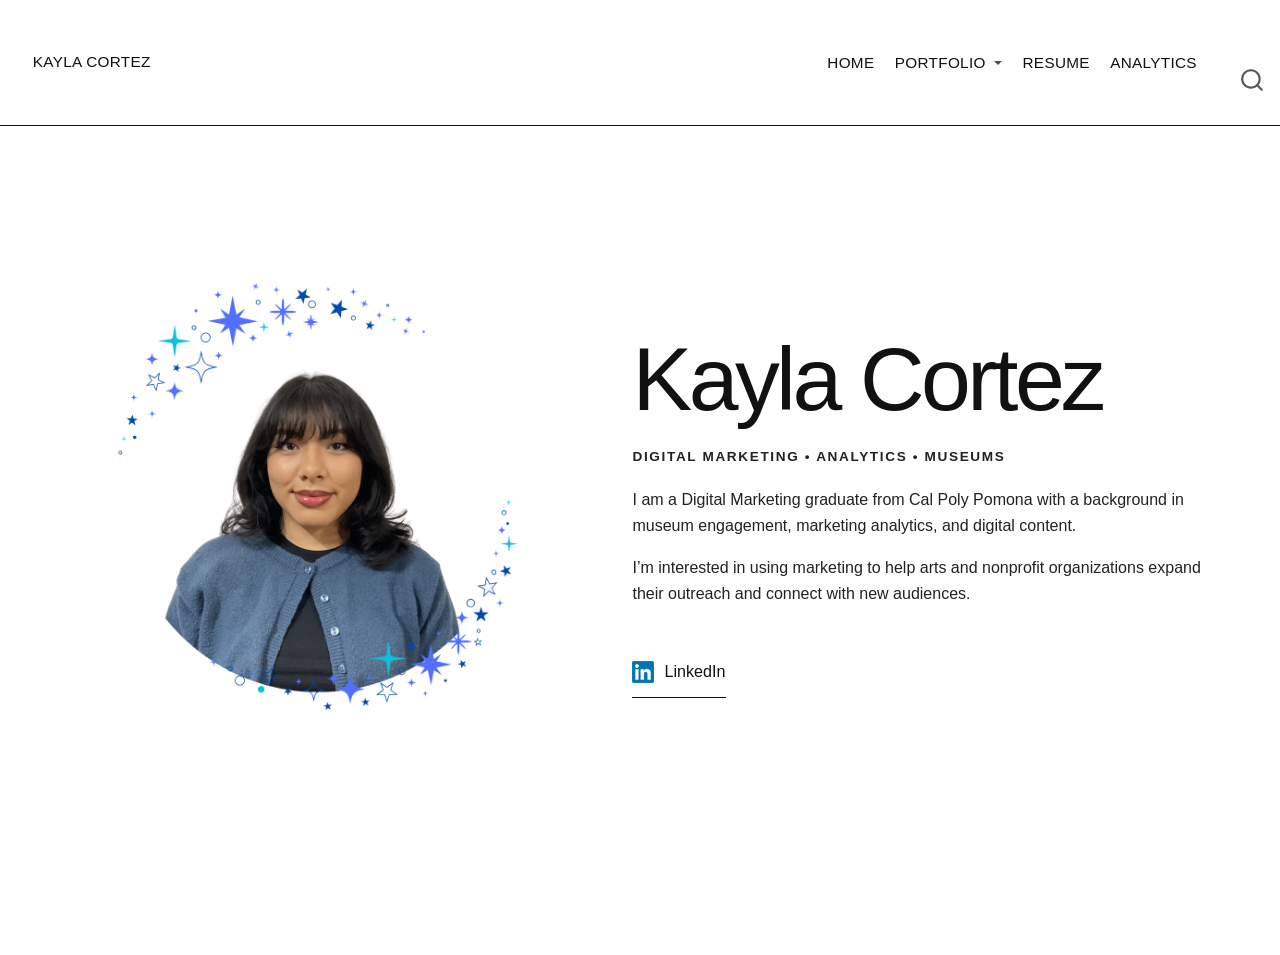
<file: docs/index.html>
<!DOCTYPE html>
<html xmlns="http://www.w3.org/1999/xhtml" lang="en" xml:lang="en"><head>

<meta charset="utf-8">
<meta name="generator" content="quarto-1.8.25">

<meta name="viewport" content="width=device-width, initial-scale=1.0, user-scalable=yes">


<title>Kayla Cortez</title>
<style>
code{white-space: pre-wrap;}
span.smallcaps{font-variant: small-caps;}
div.columns{display: flex; gap: min(4vw, 1.5em);}
div.column{flex: auto; overflow-x: auto;}
div.hanging-indent{margin-left: 1.5em; text-indent: -1.5em;}
ul.task-list{list-style: none;}
ul.task-list li input[type="checkbox"] {
  width: 0.8em;
  margin: 0 0.8em 0.2em -1em; /* quarto-specific, see https://github.com/quarto-dev/quarto-cli/issues/4556 */ 
  vertical-align: middle;
}
</style>


<script src="site_libs/quarto-nav/quarto-nav.js"></script>
<script src="site_libs/quarto-nav/headroom.min.js"></script>
<script src="site_libs/clipboard/clipboard.min.js"></script>
<script src="site_libs/quarto-search/autocomplete.umd.js"></script>
<script src="site_libs/quarto-search/fuse.min.js"></script>
<script src="site_libs/quarto-search/quarto-search.js"></script>
<meta name="quarto:offset" content="./">
<script src="site_libs/quarto-html/quarto.js" type="module"></script>
<script src="site_libs/quarto-html/tabsets/tabsets.js" type="module"></script>
<script src="site_libs/quarto-html/axe/axe-check.js" type="module"></script>
<script src="site_libs/quarto-html/popper.min.js"></script>
<script src="site_libs/quarto-html/tippy.umd.min.js"></script>
<script src="site_libs/quarto-html/anchor.min.js"></script>
<link href="site_libs/quarto-html/tippy.css" rel="stylesheet">
<link href="site_libs/quarto-html/quarto-syntax-highlighting-7b89279ff1a6dce999919e0e67d4d9ec.css" rel="stylesheet" id="quarto-text-highlighting-styles">
<script src="site_libs/bootstrap/bootstrap.min.js"></script>
<link href="site_libs/bootstrap/bootstrap-icons.css" rel="stylesheet">
<link href="site_libs/bootstrap/bootstrap-5b4ad623e5705c0698d39aec6f10cf02.min.css" rel="stylesheet" append-hash="true" id="quarto-bootstrap" data-mode="light">
<script id="quarto-search-options" type="application/json">{
  "location": "navbar",
  "copy-button": false,
  "collapse-after": 3,
  "panel-placement": "end",
  "type": "overlay",
  "limit": 50,
  "keyboard-shortcut": [
    "f",
    "/",
    "s"
  ],
  "show-item-context": false,
  "language": {
    "search-no-results-text": "No results",
    "search-matching-documents-text": "matching documents",
    "search-copy-link-title": "Copy link to search",
    "search-hide-matches-text": "Hide additional matches",
    "search-more-match-text": "more match in this document",
    "search-more-matches-text": "more matches in this document",
    "search-clear-button-title": "Clear",
    "search-text-placeholder": "",
    "search-detached-cancel-button-title": "Cancel",
    "search-submit-button-title": "Submit",
    "search-label": "Search"
  }
}</script>
<!-- Google tag (gtag.js) -->
<script async="" src="https://www.googletagmanager.com/gtag/js?id=G-GXF3VQHDR6"></script>
<script>
  window.dataLayer = window.dataLayer || [];
  function gtag(){dataLayer.push(arguments);}
  gtag('js', new Date());

  gtag('config', 'G-GXF3VQHDR6');
</script>


<link rel="stylesheet" href="style.css">
</head>

<body class="nav-fixed quarto-light">

<div id="quarto-search-results"></div>
  <header id="quarto-header" class="headroom fixed-top">
    <nav class="navbar navbar-expand-lg " data-bs-theme="dark">
      <div class="navbar-container container-fluid">
      <div class="navbar-brand-container mx-auto">
    <a href="./index.html" class="navbar-brand navbar-brand-logo">
    </a>
    <a class="navbar-brand" href="./index.html">
    <span class="navbar-title">Kayla Cortez</span>
    </a>
  </div>
            <div id="quarto-search" class="" title="Search"></div>
          <button class="navbar-toggler" type="button" data-bs-toggle="collapse" data-bs-target="#navbarCollapse" aria-controls="navbarCollapse" role="menu" aria-expanded="false" aria-label="Toggle navigation" onclick="if (window.quartoToggleHeadroom) { window.quartoToggleHeadroom(); }">
  <span class="navbar-toggler-icon"></span>
</button>
          <div class="collapse navbar-collapse" id="navbarCollapse">
            <ul class="navbar-nav navbar-nav-scroll ms-auto">
  <li class="nav-item">
    <a class="nav-link active" href="./index.html" aria-current="page"> 
<span class="menu-text">Home</span></a>
  </li>  
  <li class="nav-item dropdown ">
    <a class="nav-link dropdown-toggle" href="#" id="nav-menu-portfolio" role="link" data-bs-toggle="dropdown" aria-expanded="false">
 <span class="menu-text">Portfolio</span>
    </a>
    <ul class="dropdown-menu dropdown-menu-end" aria-labelledby="nav-menu-portfolio">    
        <li>
    <a class="dropdown-item" href="./marketing-analytics.html">
 <span class="dropdown-text">Marketing Analytics</span></a>
  </li>  
        <li>
    <a class="dropdown-item" href="./digital-marketing.html">
 <span class="dropdown-text">Marketing Analytics</span></a>
  </li>  
        <li>
    <a class="dropdown-item" href="./photography.qmd">
 <span class="dropdown-text">Photography</span></a>
  </li>  
        <li>
    <a class="dropdown-item" href="./videography.qmd">
 <span class="dropdown-text">Videography</span></a>
  </li>  
    </ul>
  </li>
  <li class="nav-item">
    <a class="nav-link" href="./resume.html"> 
<span class="menu-text">Resume</span></a>
  </li>  
  <li class="nav-item">
    <a class="nav-link" href="./Kaylas-Analytics.html"> 
<span class="menu-text">Analytics</span></a>
  </li>  
</ul>
          </div> <!-- /navcollapse -->
            <div class="quarto-navbar-tools">
</div>
      </div> <!-- /container-fluid -->
    </nav>
</header>
<!-- content -->
<div id="quarto-content" class="quarto-container page-columns page-rows-contents page-layout-full page-navbar">
<!-- sidebar -->
<!-- margin-sidebar -->
    <div id="quarto-margin-sidebar" class="sidebar margin-sidebar zindex-bottom">
        
    </div>
<!-- main -->
<main class="content column-page" id="quarto-document-content"><header id="title-block-header" class="quarto-title-block"></header>




<div class="about-section">
<div class="about-image">
<p><img src="kayla.PNG" class="img-fluid"></p>
</div>
<section id="kayla-cortez" class="level1 about-text">
<h1>Kayla Cortez</h1>
<p class="eyebrow">
Digital Marketing • Analytics • Museums
</p>
<p>I am a Digital Marketing graduate from Cal Poly Pomona with a background in museum engagement, marketing analytics, and digital content.</p>
<p>I’m interested in using marketing to help arts and nonprofit organizations expand their outreach and connect with new audiences.</p>
<div class="linkedin-container">
<p><a href="https://www.linkedin.com/in/kayla-cortez-515b31218/" target="_blank" class="linkedin-button"> <img src="LinkedIn_logo_initials.png" width="22"> LinkedIn </a></p>
</div>
</section>


</div>

</main> <!-- /main -->
<script id="quarto-html-after-body" type="application/javascript">
  window.document.addEventListener("DOMContentLoaded", function (event) {
    const icon = "";
    const anchorJS = new window.AnchorJS();
    anchorJS.options = {
      placement: 'right',
      icon: icon
    };
    anchorJS.add('.anchored');
    const isCodeAnnotation = (el) => {
      for (const clz of el.classList) {
        if (clz.startsWith('code-annotation-')) {                     
          return true;
        }
      }
      return false;
    }
    const onCopySuccess = function(e) {
      // button target
      const button = e.trigger;
      // don't keep focus
      button.blur();
      // flash "checked"
      button.classList.add('code-copy-button-checked');
      var currentTitle = button.getAttribute("title");
      button.setAttribute("title", "Copied!");
      let tooltip;
      if (window.bootstrap) {
        button.setAttribute("data-bs-toggle", "tooltip");
        button.setAttribute("data-bs-placement", "left");
        button.setAttribute("data-bs-title", "Copied!");
        tooltip = new bootstrap.Tooltip(button, 
          { trigger: "manual", 
            customClass: "code-copy-button-tooltip",
            offset: [0, -8]});
        tooltip.show();    
      }
      setTimeout(function() {
        if (tooltip) {
          tooltip.hide();
          button.removeAttribute("data-bs-title");
          button.removeAttribute("data-bs-toggle");
          button.removeAttribute("data-bs-placement");
        }
        button.setAttribute("title", currentTitle);
        button.classList.remove('code-copy-button-checked');
      }, 1000);
      // clear code selection
      e.clearSelection();
    }
    const getTextToCopy = function(trigger) {
      const outerScaffold = trigger.parentElement.cloneNode(true);
      const codeEl = outerScaffold.querySelector('code');
      for (const childEl of codeEl.children) {
        if (isCodeAnnotation(childEl)) {
          childEl.remove();
        }
      }
      return codeEl.innerText;
    }
    const clipboard = new window.ClipboardJS('.code-copy-button:not([data-in-quarto-modal])', {
      text: getTextToCopy
    });
    clipboard.on('success', onCopySuccess);
    if (window.document.getElementById('quarto-embedded-source-code-modal')) {
      const clipboardModal = new window.ClipboardJS('.code-copy-button[data-in-quarto-modal]', {
        text: getTextToCopy,
        container: window.document.getElementById('quarto-embedded-source-code-modal')
      });
      clipboardModal.on('success', onCopySuccess);
    }
      var localhostRegex = new RegExp(/^(?:http|https):\/\/localhost\:?[0-9]*\//);
      var mailtoRegex = new RegExp(/^mailto:/);
        var filterRegex = new RegExp('/' + window.location.host + '/');
      var isInternal = (href) => {
          return filterRegex.test(href) || localhostRegex.test(href) || mailtoRegex.test(href);
      }
      // Inspect non-navigation links and adorn them if external
     var links = window.document.querySelectorAll('a[href]:not(.nav-link):not(.navbar-brand):not(.toc-action):not(.sidebar-link):not(.sidebar-item-toggle):not(.pagination-link):not(.no-external):not([aria-hidden]):not(.dropdown-item):not(.quarto-navigation-tool):not(.about-link)');
      for (var i=0; i<links.length; i++) {
        const link = links[i];
        if (!isInternal(link.href)) {
          // undo the damage that might have been done by quarto-nav.js in the case of
          // links that we want to consider external
          if (link.dataset.originalHref !== undefined) {
            link.href = link.dataset.originalHref;
          }
        }
      }
    function tippyHover(el, contentFn, onTriggerFn, onUntriggerFn) {
      const config = {
        allowHTML: true,
        maxWidth: 500,
        delay: 100,
        arrow: false,
        appendTo: function(el) {
            return el.parentElement;
        },
        interactive: true,
        interactiveBorder: 10,
        theme: 'quarto',
        placement: 'bottom-start',
      };
      if (contentFn) {
        config.content = contentFn;
      }
      if (onTriggerFn) {
        config.onTrigger = onTriggerFn;
      }
      if (onUntriggerFn) {
        config.onUntrigger = onUntriggerFn;
      }
      window.tippy(el, config); 
    }
    const noterefs = window.document.querySelectorAll('a[role="doc-noteref"]');
    for (var i=0; i<noterefs.length; i++) {
      const ref = noterefs[i];
      tippyHover(ref, function() {
        // use id or data attribute instead here
        let href = ref.getAttribute('data-footnote-href') || ref.getAttribute('href');
        try { href = new URL(href).hash; } catch {}
        const id = href.replace(/^#\/?/, "");
        const note = window.document.getElementById(id);
        if (note) {
          return note.innerHTML;
        } else {
          return "";
        }
      });
    }
    const xrefs = window.document.querySelectorAll('a.quarto-xref');
    const processXRef = (id, note) => {
      // Strip column container classes
      const stripColumnClz = (el) => {
        el.classList.remove("page-full", "page-columns");
        if (el.children) {
          for (const child of el.children) {
            stripColumnClz(child);
          }
        }
      }
      stripColumnClz(note)
      if (id === null || id.startsWith('sec-')) {
        // Special case sections, only their first couple elements
        const container = document.createElement("div");
        if (note.children && note.children.length > 2) {
          container.appendChild(note.children[0].cloneNode(true));
          for (let i = 1; i < note.children.length; i++) {
            const child = note.children[i];
            if (child.tagName === "P" && child.innerText === "") {
              continue;
            } else {
              container.appendChild(child.cloneNode(true));
              break;
            }
          }
          if (window.Quarto?.typesetMath) {
            window.Quarto.typesetMath(container);
          }
          return container.innerHTML
        } else {
          if (window.Quarto?.typesetMath) {
            window.Quarto.typesetMath(note);
          }
          return note.innerHTML;
        }
      } else {
        // Remove any anchor links if they are present
        const anchorLink = note.querySelector('a.anchorjs-link');
        if (anchorLink) {
          anchorLink.remove();
        }
        if (window.Quarto?.typesetMath) {
          window.Quarto.typesetMath(note);
        }
        if (note.classList.contains("callout")) {
          return note.outerHTML;
        } else {
          return note.innerHTML;
        }
      }
    }
    for (var i=0; i<xrefs.length; i++) {
      const xref = xrefs[i];
      tippyHover(xref, undefined, function(instance) {
        instance.disable();
        let url = xref.getAttribute('href');
        let hash = undefined; 
        if (url.startsWith('#')) {
          hash = url;
        } else {
          try { hash = new URL(url).hash; } catch {}
        }
        if (hash) {
          const id = hash.replace(/^#\/?/, "");
          const note = window.document.getElementById(id);
          if (note !== null) {
            try {
              const html = processXRef(id, note.cloneNode(true));
              instance.setContent(html);
            } finally {
              instance.enable();
              instance.show();
            }
          } else {
            // See if we can fetch this
            fetch(url.split('#')[0])
            .then(res => res.text())
            .then(html => {
              const parser = new DOMParser();
              const htmlDoc = parser.parseFromString(html, "text/html");
              const note = htmlDoc.getElementById(id);
              if (note !== null) {
                const html = processXRef(id, note);
                instance.setContent(html);
              } 
            }).finally(() => {
              instance.enable();
              instance.show();
            });
          }
        } else {
          // See if we can fetch a full url (with no hash to target)
          // This is a special case and we should probably do some content thinning / targeting
          fetch(url)
          .then(res => res.text())
          .then(html => {
            const parser = new DOMParser();
            const htmlDoc = parser.parseFromString(html, "text/html");
            const note = htmlDoc.querySelector('main.content');
            if (note !== null) {
              // This should only happen for chapter cross references
              // (since there is no id in the URL)
              // remove the first header
              if (note.children.length > 0 && note.children[0].tagName === "HEADER") {
                note.children[0].remove();
              }
              const html = processXRef(null, note);
              instance.setContent(html);
            } 
          }).finally(() => {
            instance.enable();
            instance.show();
          });
        }
      }, function(instance) {
      });
    }
        let selectedAnnoteEl;
        const selectorForAnnotation = ( cell, annotation) => {
          let cellAttr = 'data-code-cell="' + cell + '"';
          let lineAttr = 'data-code-annotation="' +  annotation + '"';
          const selector = 'span[' + cellAttr + '][' + lineAttr + ']';
          return selector;
        }
        const selectCodeLines = (annoteEl) => {
          const doc = window.document;
          const targetCell = annoteEl.getAttribute("data-target-cell");
          const targetAnnotation = annoteEl.getAttribute("data-target-annotation");
          const annoteSpan = window.document.querySelector(selectorForAnnotation(targetCell, targetAnnotation));
          const lines = annoteSpan.getAttribute("data-code-lines").split(",");
          const lineIds = lines.map((line) => {
            return targetCell + "-" + line;
          })
          let top = null;
          let height = null;
          let parent = null;
          if (lineIds.length > 0) {
              //compute the position of the single el (top and bottom and make a div)
              const el = window.document.getElementById(lineIds[0]);
              top = el.offsetTop;
              height = el.offsetHeight;
              parent = el.parentElement.parentElement;
            if (lineIds.length > 1) {
              const lastEl = window.document.getElementById(lineIds[lineIds.length - 1]);
              const bottom = lastEl.offsetTop + lastEl.offsetHeight;
              height = bottom - top;
            }
            if (top !== null && height !== null && parent !== null) {
              // cook up a div (if necessary) and position it 
              let div = window.document.getElementById("code-annotation-line-highlight");
              if (div === null) {
                div = window.document.createElement("div");
                div.setAttribute("id", "code-annotation-line-highlight");
                div.style.position = 'absolute';
                parent.appendChild(div);
              }
              div.style.top = top - 2 + "px";
              div.style.height = height + 4 + "px";
              div.style.left = 0;
              let gutterDiv = window.document.getElementById("code-annotation-line-highlight-gutter");
              if (gutterDiv === null) {
                gutterDiv = window.document.createElement("div");
                gutterDiv.setAttribute("id", "code-annotation-line-highlight-gutter");
                gutterDiv.style.position = 'absolute';
                const codeCell = window.document.getElementById(targetCell);
                const gutter = codeCell.querySelector('.code-annotation-gutter');
                gutter.appendChild(gutterDiv);
              }
              gutterDiv.style.top = top - 2 + "px";
              gutterDiv.style.height = height + 4 + "px";
            }
            selectedAnnoteEl = annoteEl;
          }
        };
        const unselectCodeLines = () => {
          const elementsIds = ["code-annotation-line-highlight", "code-annotation-line-highlight-gutter"];
          elementsIds.forEach((elId) => {
            const div = window.document.getElementById(elId);
            if (div) {
              div.remove();
            }
          });
          selectedAnnoteEl = undefined;
        };
          // Handle positioning of the toggle
      window.addEventListener(
        "resize",
        throttle(() => {
          elRect = undefined;
          if (selectedAnnoteEl) {
            selectCodeLines(selectedAnnoteEl);
          }
        }, 10)
      );
      function throttle(fn, ms) {
      let throttle = false;
      let timer;
        return (...args) => {
          if(!throttle) { // first call gets through
              fn.apply(this, args);
              throttle = true;
          } else { // all the others get throttled
              if(timer) clearTimeout(timer); // cancel #2
              timer = setTimeout(() => {
                fn.apply(this, args);
                timer = throttle = false;
              }, ms);
          }
        };
      }
        // Attach click handler to the DT
        const annoteDls = window.document.querySelectorAll('dt[data-target-cell]');
        for (const annoteDlNode of annoteDls) {
          annoteDlNode.addEventListener('click', (event) => {
            const clickedEl = event.target;
            if (clickedEl !== selectedAnnoteEl) {
              unselectCodeLines();
              const activeEl = window.document.querySelector('dt[data-target-cell].code-annotation-active');
              if (activeEl) {
                activeEl.classList.remove('code-annotation-active');
              }
              selectCodeLines(clickedEl);
              clickedEl.classList.add('code-annotation-active');
            } else {
              // Unselect the line
              unselectCodeLines();
              clickedEl.classList.remove('code-annotation-active');
            }
          });
        }
    const findCites = (el) => {
      const parentEl = el.parentElement;
      if (parentEl) {
        const cites = parentEl.dataset.cites;
        if (cites) {
          return {
            el,
            cites: cites.split(' ')
          };
        } else {
          return findCites(el.parentElement)
        }
      } else {
        return undefined;
      }
    };
    var bibliorefs = window.document.querySelectorAll('a[role="doc-biblioref"]');
    for (var i=0; i<bibliorefs.length; i++) {
      const ref = bibliorefs[i];
      const citeInfo = findCites(ref);
      if (citeInfo) {
        tippyHover(citeInfo.el, function() {
          var popup = window.document.createElement('div');
          citeInfo.cites.forEach(function(cite) {
            var citeDiv = window.document.createElement('div');
            citeDiv.classList.add('hanging-indent');
            citeDiv.classList.add('csl-entry');
            var biblioDiv = window.document.getElementById('ref-' + cite);
            if (biblioDiv) {
              citeDiv.innerHTML = biblioDiv.innerHTML;
            }
            popup.appendChild(citeDiv);
          });
          return popup.innerHTML;
        });
      }
    }
  });
  </script>
</div> <!-- /content -->




</body></html>
</file>
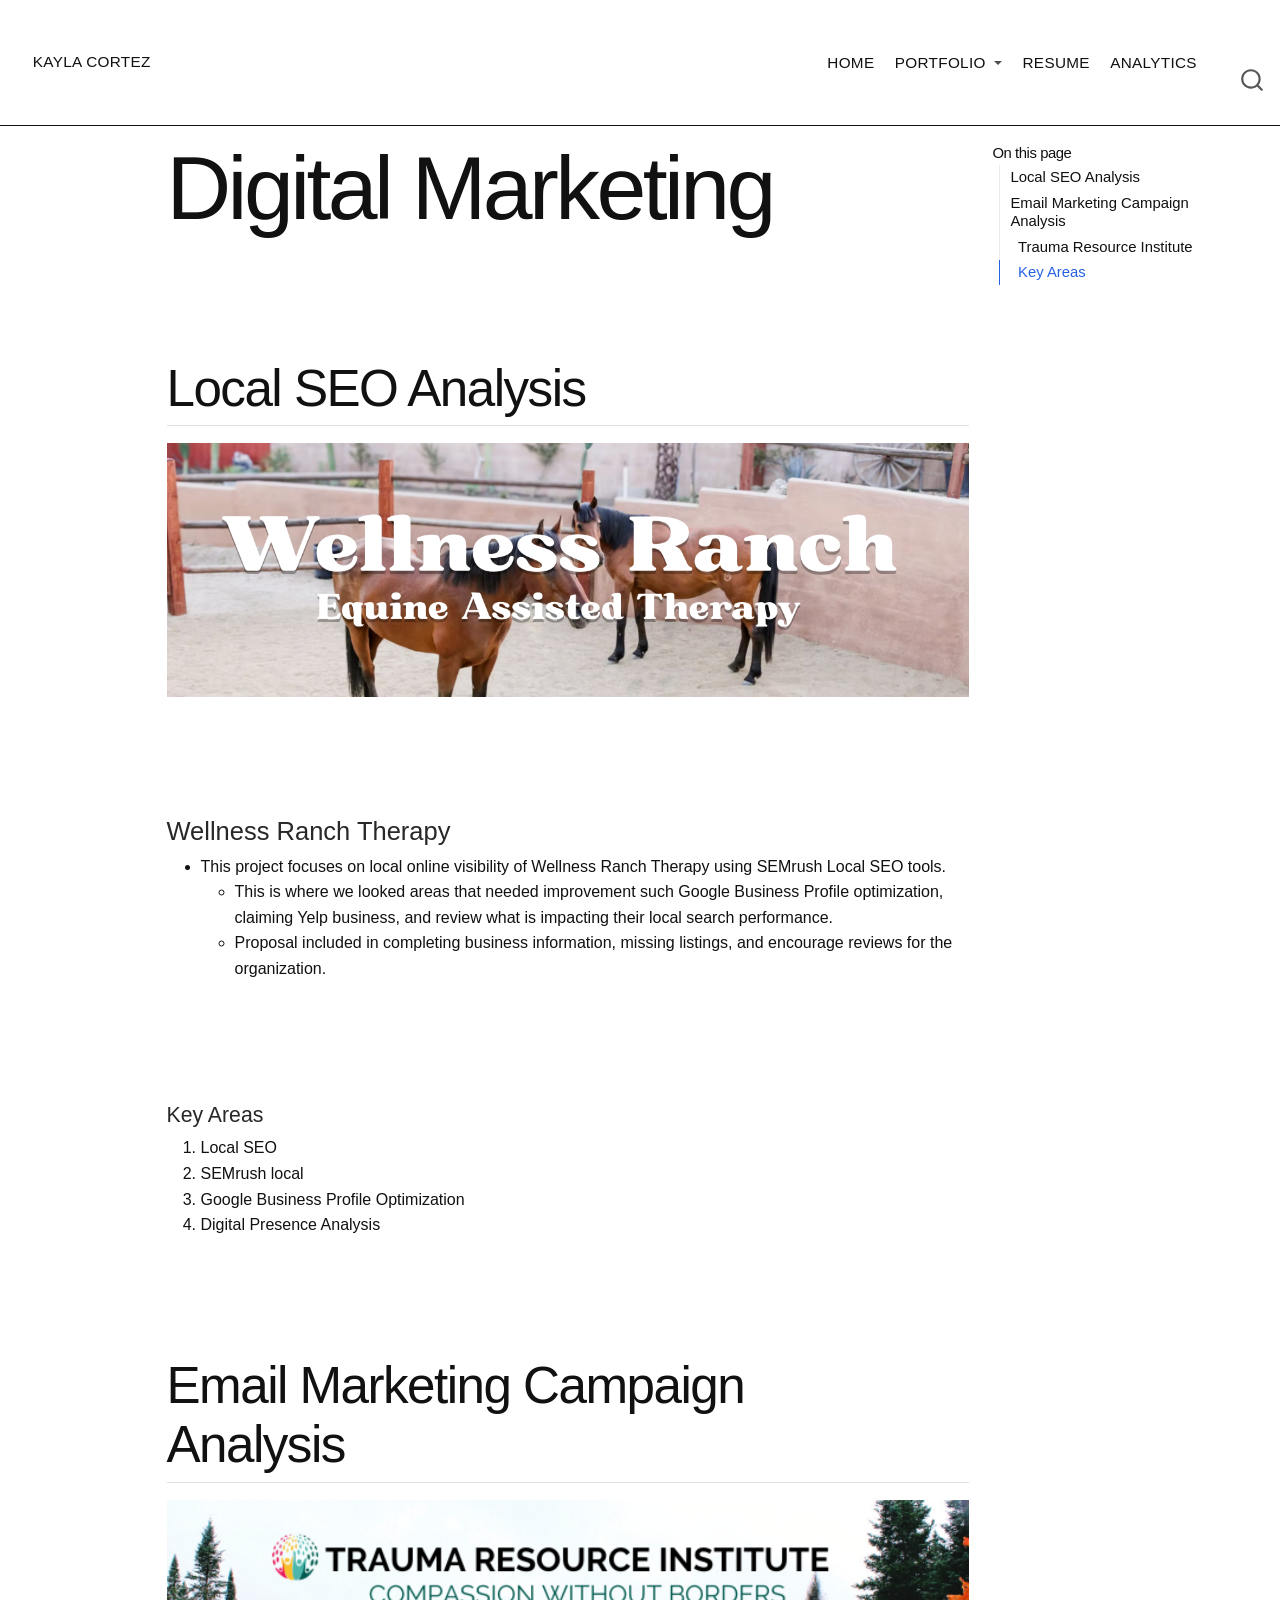
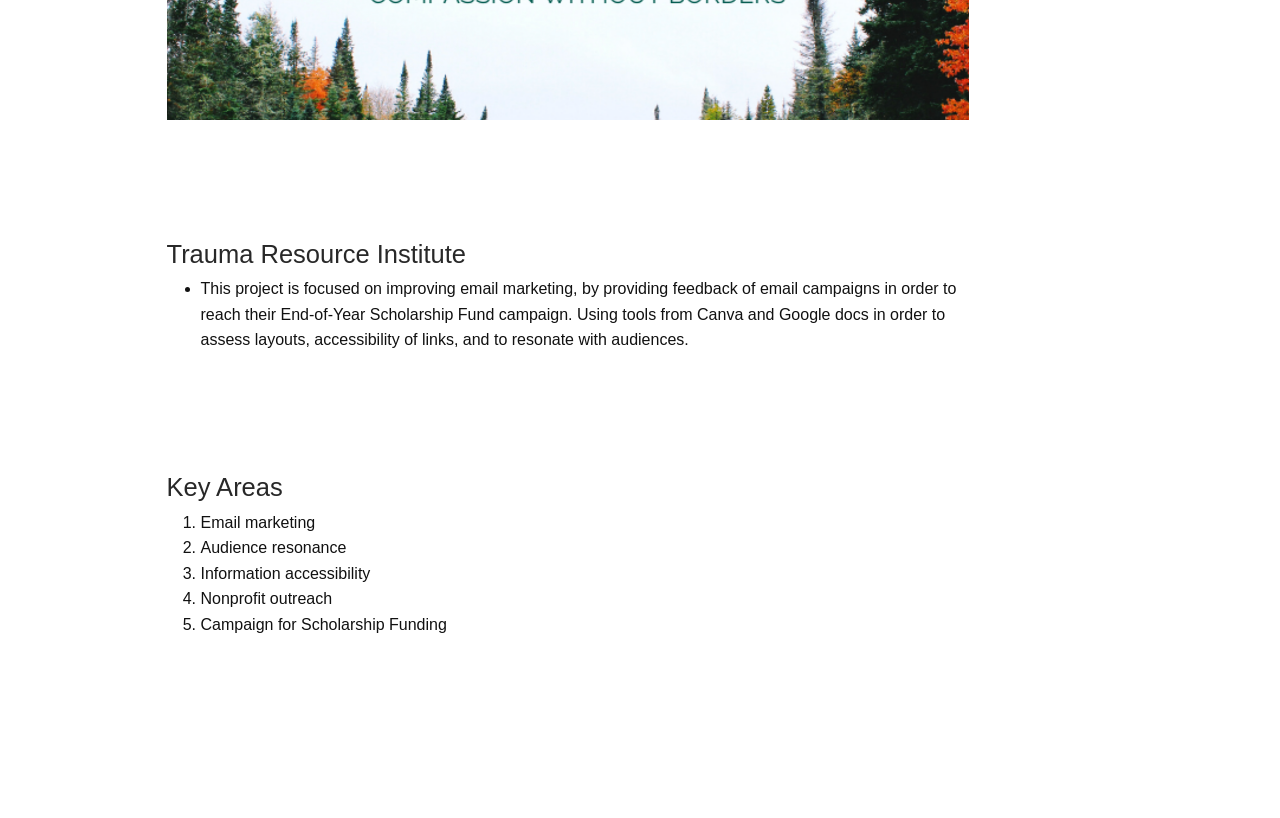
<file: docs/digital-marketing.html>
<!DOCTYPE html>
<html xmlns="http://www.w3.org/1999/xhtml" lang="en" xml:lang="en"><head>

<meta charset="utf-8">
<meta name="generator" content="quarto-1.8.25">

<meta name="viewport" content="width=device-width, initial-scale=1.0, user-scalable=yes">


<title>Digital Marketing – Kayla Cortez</title>
<style>
code{white-space: pre-wrap;}
span.smallcaps{font-variant: small-caps;}
div.columns{display: flex; gap: min(4vw, 1.5em);}
div.column{flex: auto; overflow-x: auto;}
div.hanging-indent{margin-left: 1.5em; text-indent: -1.5em;}
ul.task-list{list-style: none;}
ul.task-list li input[type="checkbox"] {
  width: 0.8em;
  margin: 0 0.8em 0.2em -1em; /* quarto-specific, see https://github.com/quarto-dev/quarto-cli/issues/4556 */ 
  vertical-align: middle;
}
</style>


<script src="site_libs/quarto-nav/quarto-nav.js"></script>
<script src="site_libs/quarto-nav/headroom.min.js"></script>
<script src="site_libs/clipboard/clipboard.min.js"></script>
<script src="site_libs/quarto-search/autocomplete.umd.js"></script>
<script src="site_libs/quarto-search/fuse.min.js"></script>
<script src="site_libs/quarto-search/quarto-search.js"></script>
<meta name="quarto:offset" content="./">
<script src="site_libs/quarto-html/quarto.js" type="module"></script>
<script src="site_libs/quarto-html/tabsets/tabsets.js" type="module"></script>
<script src="site_libs/quarto-html/axe/axe-check.js" type="module"></script>
<script src="site_libs/quarto-html/popper.min.js"></script>
<script src="site_libs/quarto-html/tippy.umd.min.js"></script>
<script src="site_libs/quarto-html/anchor.min.js"></script>
<link href="site_libs/quarto-html/tippy.css" rel="stylesheet">
<link href="site_libs/quarto-html/quarto-syntax-highlighting-7b89279ff1a6dce999919e0e67d4d9ec.css" rel="stylesheet" id="quarto-text-highlighting-styles">
<script src="site_libs/bootstrap/bootstrap.min.js"></script>
<link href="site_libs/bootstrap/bootstrap-icons.css" rel="stylesheet">
<link href="site_libs/bootstrap/bootstrap-5b4ad623e5705c0698d39aec6f10cf02.min.css" rel="stylesheet" append-hash="true" id="quarto-bootstrap" data-mode="light">
<script id="quarto-search-options" type="application/json">{
  "location": "navbar",
  "copy-button": false,
  "collapse-after": 3,
  "panel-placement": "end",
  "type": "overlay",
  "limit": 50,
  "keyboard-shortcut": [
    "f",
    "/",
    "s"
  ],
  "show-item-context": false,
  "language": {
    "search-no-results-text": "No results",
    "search-matching-documents-text": "matching documents",
    "search-copy-link-title": "Copy link to search",
    "search-hide-matches-text": "Hide additional matches",
    "search-more-match-text": "more match in this document",
    "search-more-matches-text": "more matches in this document",
    "search-clear-button-title": "Clear",
    "search-text-placeholder": "",
    "search-detached-cancel-button-title": "Cancel",
    "search-submit-button-title": "Submit",
    "search-label": "Search"
  }
}</script>
<!-- Google tag (gtag.js) -->
<script async="" src="https://www.googletagmanager.com/gtag/js?id=G-GXF3VQHDR6"></script>
<script>
  window.dataLayer = window.dataLayer || [];
  function gtag(){dataLayer.push(arguments);}
  gtag('js', new Date());

  gtag('config', 'G-GXF3VQHDR6');
</script>


<link rel="stylesheet" href="style.css">
</head>

<body class="nav-fixed quarto-light">

<div id="quarto-search-results"></div>
  <header id="quarto-header" class="headroom fixed-top">
    <nav class="navbar navbar-expand-lg " data-bs-theme="dark">
      <div class="navbar-container container-fluid">
      <div class="navbar-brand-container mx-auto">
    <a href="./index.html" class="navbar-brand navbar-brand-logo">
    </a>
    <a class="navbar-brand" href="./index.html">
    <span class="navbar-title">Kayla Cortez</span>
    </a>
  </div>
            <div id="quarto-search" class="" title="Search"></div>
          <button class="navbar-toggler" type="button" data-bs-toggle="collapse" data-bs-target="#navbarCollapse" aria-controls="navbarCollapse" role="menu" aria-expanded="false" aria-label="Toggle navigation" onclick="if (window.quartoToggleHeadroom) { window.quartoToggleHeadroom(); }">
  <span class="navbar-toggler-icon"></span>
</button>
          <div class="collapse navbar-collapse" id="navbarCollapse">
            <ul class="navbar-nav navbar-nav-scroll ms-auto">
  <li class="nav-item">
    <a class="nav-link" href="./index.html"> 
<span class="menu-text">Home</span></a>
  </li>  
  <li class="nav-item dropdown ">
    <a class="nav-link dropdown-toggle" href="#" id="nav-menu-portfolio" role="link" data-bs-toggle="dropdown" aria-expanded="false">
 <span class="menu-text">Portfolio</span>
    </a>
    <ul class="dropdown-menu dropdown-menu-end" aria-labelledby="nav-menu-portfolio">    
        <li>
    <a class="dropdown-item" href="./marketing-analytics.html">
 <span class="dropdown-text">Marketing Analytics</span></a>
  </li>  
        <li>
    <a class="dropdown-item" href="./digital-marketing.html">
 <span class="dropdown-text">Marketing Analytics</span></a>
  </li>  
        <li>
    <a class="dropdown-item" href="./photography.qmd">
 <span class="dropdown-text">Photography</span></a>
  </li>  
        <li>
    <a class="dropdown-item" href="./videography.qmd">
 <span class="dropdown-text">Videography</span></a>
  </li>  
    </ul>
  </li>
  <li class="nav-item">
    <a class="nav-link" href="./resume.html"> 
<span class="menu-text">Resume</span></a>
  </li>  
  <li class="nav-item">
    <a class="nav-link" href="./Kaylas-Analytics.html"> 
<span class="menu-text">Analytics</span></a>
  </li>  
</ul>
          </div> <!-- /navcollapse -->
            <div class="quarto-navbar-tools">
</div>
      </div> <!-- /container-fluid -->
    </nav>
</header>
<!-- content -->
<div id="quarto-content" class="quarto-container page-columns page-rows-contents page-layout-article page-navbar">
<!-- sidebar -->
<!-- margin-sidebar -->
    <div id="quarto-margin-sidebar" class="sidebar margin-sidebar">
        <nav id="TOC" role="doc-toc" class="toc-active">
    <h2 id="toc-title">On this page</h2>
   
  <ul>
  <li><a href="#local-seo-analysis" id="toc-local-seo-analysis" class="nav-link active" data-scroll-target="#local-seo-analysis">Local SEO Analysis</a>
  <ul class="collapse">
  <li><a href="#wellness-ranch-therapy" id="toc-wellness-ranch-therapy" class="nav-link" data-scroll-target="#wellness-ranch-therapy">Wellness Ranch Therapy</a></li>
  </ul></li>
  <li><a href="#email-marketing-campaign-analysis" id="toc-email-marketing-campaign-analysis" class="nav-link" data-scroll-target="#email-marketing-campaign-analysis">Email Marketing Campaign Analysis</a>
  <ul class="collapse">
  <li><a href="#trauma-resource-institute" id="toc-trauma-resource-institute" class="nav-link" data-scroll-target="#trauma-resource-institute">Trauma Resource Institute</a></li>
  <li><a href="#key-areas-1" id="toc-key-areas-1" class="nav-link" data-scroll-target="#key-areas-1">Key Areas</a></li>
  </ul></li>
  </ul>
</nav>
    </div>
<!-- main -->
<main class="content" id="quarto-document-content">

<header id="title-block-header" class="quarto-title-block default">
<div class="quarto-title">
<h1 class="title">Digital Marketing</h1>
</div>



<div class="quarto-title-meta">

    
  
    
  </div>
  


</header>


<section id="local-seo-analysis" class="level2">
<h2 class="anchored" data-anchor-id="local-seo-analysis">Local SEO Analysis</h2>
<p><img src="wellness.png" class="img-fluid"></p>
<section id="wellness-ranch-therapy" class="level3">
<h3 class="anchored" data-anchor-id="wellness-ranch-therapy">Wellness Ranch Therapy</h3>
<ul>
<li>This project focuses on local online visibility of Wellness Ranch Therapy using SEMrush Local SEO tools.
<ul>
<li>This is where we looked areas that needed improvement such Google Business Profile optimization, claiming Yelp business, and review what is impacting their local search performance.</li>
<li>Proposal included in completing business information, missing listings, and encourage reviews for the organization.</li>
</ul></li>
</ul>
<section id="key-areas" class="level4">
<h4 class="anchored" data-anchor-id="key-areas">Key Areas</h4>
<ol type="1">
<li>Local SEO</li>
<li>SEMrush local</li>
<li>Google Business Profile Optimization</li>
<li>Digital Presence Analysis</li>
</ol>
</section>
</section>
</section>
<section id="email-marketing-campaign-analysis" class="level2">
<h2 class="anchored" data-anchor-id="email-marketing-campaign-analysis">Email Marketing Campaign Analysis</h2>
<p><img src="images.png" class="img-fluid"></p>
<section id="trauma-resource-institute" class="level3">
<h3 class="anchored" data-anchor-id="trauma-resource-institute">Trauma Resource Institute</h3>
<ul>
<li>This project is focused on improving email marketing, by providing feedback of email campaigns in order to reach their End-of-Year Scholarship Fund campaign. Using tools from Canva and Google docs in order to assess layouts, accessibility of links, and to resonate with audiences.</li>
</ul>
</section>
<section id="key-areas-1" class="level3">
<h3 class="anchored" data-anchor-id="key-areas-1">Key Areas</h3>
<ol type="1">
<li>Email marketing</li>
<li>Audience resonance</li>
<li>Information accessibility</li>
<li>Nonprofit outreach</li>
<li>Campaign for Scholarship Funding</li>
</ol>


</section>
</section>

</main> <!-- /main -->
<script id="quarto-html-after-body" type="application/javascript">
  window.document.addEventListener("DOMContentLoaded", function (event) {
    const icon = "";
    const anchorJS = new window.AnchorJS();
    anchorJS.options = {
      placement: 'right',
      icon: icon
    };
    anchorJS.add('.anchored');
    const isCodeAnnotation = (el) => {
      for (const clz of el.classList) {
        if (clz.startsWith('code-annotation-')) {                     
          return true;
        }
      }
      return false;
    }
    const onCopySuccess = function(e) {
      // button target
      const button = e.trigger;
      // don't keep focus
      button.blur();
      // flash "checked"
      button.classList.add('code-copy-button-checked');
      var currentTitle = button.getAttribute("title");
      button.setAttribute("title", "Copied!");
      let tooltip;
      if (window.bootstrap) {
        button.setAttribute("data-bs-toggle", "tooltip");
        button.setAttribute("data-bs-placement", "left");
        button.setAttribute("data-bs-title", "Copied!");
        tooltip = new bootstrap.Tooltip(button, 
          { trigger: "manual", 
            customClass: "code-copy-button-tooltip",
            offset: [0, -8]});
        tooltip.show();    
      }
      setTimeout(function() {
        if (tooltip) {
          tooltip.hide();
          button.removeAttribute("data-bs-title");
          button.removeAttribute("data-bs-toggle");
          button.removeAttribute("data-bs-placement");
        }
        button.setAttribute("title", currentTitle);
        button.classList.remove('code-copy-button-checked');
      }, 1000);
      // clear code selection
      e.clearSelection();
    }
    const getTextToCopy = function(trigger) {
      const outerScaffold = trigger.parentElement.cloneNode(true);
      const codeEl = outerScaffold.querySelector('code');
      for (const childEl of codeEl.children) {
        if (isCodeAnnotation(childEl)) {
          childEl.remove();
        }
      }
      return codeEl.innerText;
    }
    const clipboard = new window.ClipboardJS('.code-copy-button:not([data-in-quarto-modal])', {
      text: getTextToCopy
    });
    clipboard.on('success', onCopySuccess);
    if (window.document.getElementById('quarto-embedded-source-code-modal')) {
      const clipboardModal = new window.ClipboardJS('.code-copy-button[data-in-quarto-modal]', {
        text: getTextToCopy,
        container: window.document.getElementById('quarto-embedded-source-code-modal')
      });
      clipboardModal.on('success', onCopySuccess);
    }
      var localhostRegex = new RegExp(/^(?:http|https):\/\/localhost\:?[0-9]*\//);
      var mailtoRegex = new RegExp(/^mailto:/);
        var filterRegex = new RegExp('/' + window.location.host + '/');
      var isInternal = (href) => {
          return filterRegex.test(href) || localhostRegex.test(href) || mailtoRegex.test(href);
      }
      // Inspect non-navigation links and adorn them if external
     var links = window.document.querySelectorAll('a[href]:not(.nav-link):not(.navbar-brand):not(.toc-action):not(.sidebar-link):not(.sidebar-item-toggle):not(.pagination-link):not(.no-external):not([aria-hidden]):not(.dropdown-item):not(.quarto-navigation-tool):not(.about-link)');
      for (var i=0; i<links.length; i++) {
        const link = links[i];
        if (!isInternal(link.href)) {
          // undo the damage that might have been done by quarto-nav.js in the case of
          // links that we want to consider external
          if (link.dataset.originalHref !== undefined) {
            link.href = link.dataset.originalHref;
          }
        }
      }
    function tippyHover(el, contentFn, onTriggerFn, onUntriggerFn) {
      const config = {
        allowHTML: true,
        maxWidth: 500,
        delay: 100,
        arrow: false,
        appendTo: function(el) {
            return el.parentElement;
        },
        interactive: true,
        interactiveBorder: 10,
        theme: 'quarto',
        placement: 'bottom-start',
      };
      if (contentFn) {
        config.content = contentFn;
      }
      if (onTriggerFn) {
        config.onTrigger = onTriggerFn;
      }
      if (onUntriggerFn) {
        config.onUntrigger = onUntriggerFn;
      }
      window.tippy(el, config); 
    }
    const noterefs = window.document.querySelectorAll('a[role="doc-noteref"]');
    for (var i=0; i<noterefs.length; i++) {
      const ref = noterefs[i];
      tippyHover(ref, function() {
        // use id or data attribute instead here
        let href = ref.getAttribute('data-footnote-href') || ref.getAttribute('href');
        try { href = new URL(href).hash; } catch {}
        const id = href.replace(/^#\/?/, "");
        const note = window.document.getElementById(id);
        if (note) {
          return note.innerHTML;
        } else {
          return "";
        }
      });
    }
    const xrefs = window.document.querySelectorAll('a.quarto-xref');
    const processXRef = (id, note) => {
      // Strip column container classes
      const stripColumnClz = (el) => {
        el.classList.remove("page-full", "page-columns");
        if (el.children) {
          for (const child of el.children) {
            stripColumnClz(child);
          }
        }
      }
      stripColumnClz(note)
      if (id === null || id.startsWith('sec-')) {
        // Special case sections, only their first couple elements
        const container = document.createElement("div");
        if (note.children && note.children.length > 2) {
          container.appendChild(note.children[0].cloneNode(true));
          for (let i = 1; i < note.children.length; i++) {
            const child = note.children[i];
            if (child.tagName === "P" && child.innerText === "") {
              continue;
            } else {
              container.appendChild(child.cloneNode(true));
              break;
            }
          }
          if (window.Quarto?.typesetMath) {
            window.Quarto.typesetMath(container);
          }
          return container.innerHTML
        } else {
          if (window.Quarto?.typesetMath) {
            window.Quarto.typesetMath(note);
          }
          return note.innerHTML;
        }
      } else {
        // Remove any anchor links if they are present
        const anchorLink = note.querySelector('a.anchorjs-link');
        if (anchorLink) {
          anchorLink.remove();
        }
        if (window.Quarto?.typesetMath) {
          window.Quarto.typesetMath(note);
        }
        if (note.classList.contains("callout")) {
          return note.outerHTML;
        } else {
          return note.innerHTML;
        }
      }
    }
    for (var i=0; i<xrefs.length; i++) {
      const xref = xrefs[i];
      tippyHover(xref, undefined, function(instance) {
        instance.disable();
        let url = xref.getAttribute('href');
        let hash = undefined; 
        if (url.startsWith('#')) {
          hash = url;
        } else {
          try { hash = new URL(url).hash; } catch {}
        }
        if (hash) {
          const id = hash.replace(/^#\/?/, "");
          const note = window.document.getElementById(id);
          if (note !== null) {
            try {
              const html = processXRef(id, note.cloneNode(true));
              instance.setContent(html);
            } finally {
              instance.enable();
              instance.show();
            }
          } else {
            // See if we can fetch this
            fetch(url.split('#')[0])
            .then(res => res.text())
            .then(html => {
              const parser = new DOMParser();
              const htmlDoc = parser.parseFromString(html, "text/html");
              const note = htmlDoc.getElementById(id);
              if (note !== null) {
                const html = processXRef(id, note);
                instance.setContent(html);
              } 
            }).finally(() => {
              instance.enable();
              instance.show();
            });
          }
        } else {
          // See if we can fetch a full url (with no hash to target)
          // This is a special case and we should probably do some content thinning / targeting
          fetch(url)
          .then(res => res.text())
          .then(html => {
            const parser = new DOMParser();
            const htmlDoc = parser.parseFromString(html, "text/html");
            const note = htmlDoc.querySelector('main.content');
            if (note !== null) {
              // This should only happen for chapter cross references
              // (since there is no id in the URL)
              // remove the first header
              if (note.children.length > 0 && note.children[0].tagName === "HEADER") {
                note.children[0].remove();
              }
              const html = processXRef(null, note);
              instance.setContent(html);
            } 
          }).finally(() => {
            instance.enable();
            instance.show();
          });
        }
      }, function(instance) {
      });
    }
        let selectedAnnoteEl;
        const selectorForAnnotation = ( cell, annotation) => {
          let cellAttr = 'data-code-cell="' + cell + '"';
          let lineAttr = 'data-code-annotation="' +  annotation + '"';
          const selector = 'span[' + cellAttr + '][' + lineAttr + ']';
          return selector;
        }
        const selectCodeLines = (annoteEl) => {
          const doc = window.document;
          const targetCell = annoteEl.getAttribute("data-target-cell");
          const targetAnnotation = annoteEl.getAttribute("data-target-annotation");
          const annoteSpan = window.document.querySelector(selectorForAnnotation(targetCell, targetAnnotation));
          const lines = annoteSpan.getAttribute("data-code-lines").split(",");
          const lineIds = lines.map((line) => {
            return targetCell + "-" + line;
          })
          let top = null;
          let height = null;
          let parent = null;
          if (lineIds.length > 0) {
              //compute the position of the single el (top and bottom and make a div)
              const el = window.document.getElementById(lineIds[0]);
              top = el.offsetTop;
              height = el.offsetHeight;
              parent = el.parentElement.parentElement;
            if (lineIds.length > 1) {
              const lastEl = window.document.getElementById(lineIds[lineIds.length - 1]);
              const bottom = lastEl.offsetTop + lastEl.offsetHeight;
              height = bottom - top;
            }
            if (top !== null && height !== null && parent !== null) {
              // cook up a div (if necessary) and position it 
              let div = window.document.getElementById("code-annotation-line-highlight");
              if (div === null) {
                div = window.document.createElement("div");
                div.setAttribute("id", "code-annotation-line-highlight");
                div.style.position = 'absolute';
                parent.appendChild(div);
              }
              div.style.top = top - 2 + "px";
              div.style.height = height + 4 + "px";
              div.style.left = 0;
              let gutterDiv = window.document.getElementById("code-annotation-line-highlight-gutter");
              if (gutterDiv === null) {
                gutterDiv = window.document.createElement("div");
                gutterDiv.setAttribute("id", "code-annotation-line-highlight-gutter");
                gutterDiv.style.position = 'absolute';
                const codeCell = window.document.getElementById(targetCell);
                const gutter = codeCell.querySelector('.code-annotation-gutter');
                gutter.appendChild(gutterDiv);
              }
              gutterDiv.style.top = top - 2 + "px";
              gutterDiv.style.height = height + 4 + "px";
            }
            selectedAnnoteEl = annoteEl;
          }
        };
        const unselectCodeLines = () => {
          const elementsIds = ["code-annotation-line-highlight", "code-annotation-line-highlight-gutter"];
          elementsIds.forEach((elId) => {
            const div = window.document.getElementById(elId);
            if (div) {
              div.remove();
            }
          });
          selectedAnnoteEl = undefined;
        };
          // Handle positioning of the toggle
      window.addEventListener(
        "resize",
        throttle(() => {
          elRect = undefined;
          if (selectedAnnoteEl) {
            selectCodeLines(selectedAnnoteEl);
          }
        }, 10)
      );
      function throttle(fn, ms) {
      let throttle = false;
      let timer;
        return (...args) => {
          if(!throttle) { // first call gets through
              fn.apply(this, args);
              throttle = true;
          } else { // all the others get throttled
              if(timer) clearTimeout(timer); // cancel #2
              timer = setTimeout(() => {
                fn.apply(this, args);
                timer = throttle = false;
              }, ms);
          }
        };
      }
        // Attach click handler to the DT
        const annoteDls = window.document.querySelectorAll('dt[data-target-cell]');
        for (const annoteDlNode of annoteDls) {
          annoteDlNode.addEventListener('click', (event) => {
            const clickedEl = event.target;
            if (clickedEl !== selectedAnnoteEl) {
              unselectCodeLines();
              const activeEl = window.document.querySelector('dt[data-target-cell].code-annotation-active');
              if (activeEl) {
                activeEl.classList.remove('code-annotation-active');
              }
              selectCodeLines(clickedEl);
              clickedEl.classList.add('code-annotation-active');
            } else {
              // Unselect the line
              unselectCodeLines();
              clickedEl.classList.remove('code-annotation-active');
            }
          });
        }
    const findCites = (el) => {
      const parentEl = el.parentElement;
      if (parentEl) {
        const cites = parentEl.dataset.cites;
        if (cites) {
          return {
            el,
            cites: cites.split(' ')
          };
        } else {
          return findCites(el.parentElement)
        }
      } else {
        return undefined;
      }
    };
    var bibliorefs = window.document.querySelectorAll('a[role="doc-biblioref"]');
    for (var i=0; i<bibliorefs.length; i++) {
      const ref = bibliorefs[i];
      const citeInfo = findCites(ref);
      if (citeInfo) {
        tippyHover(citeInfo.el, function() {
          var popup = window.document.createElement('div');
          citeInfo.cites.forEach(function(cite) {
            var citeDiv = window.document.createElement('div');
            citeDiv.classList.add('hanging-indent');
            citeDiv.classList.add('csl-entry');
            var biblioDiv = window.document.getElementById('ref-' + cite);
            if (biblioDiv) {
              citeDiv.innerHTML = biblioDiv.innerHTML;
            }
            popup.appendChild(citeDiv);
          });
          return popup.innerHTML;
        });
      }
    }
  });
  </script>
</div> <!-- /content -->




</body></html>
</file>
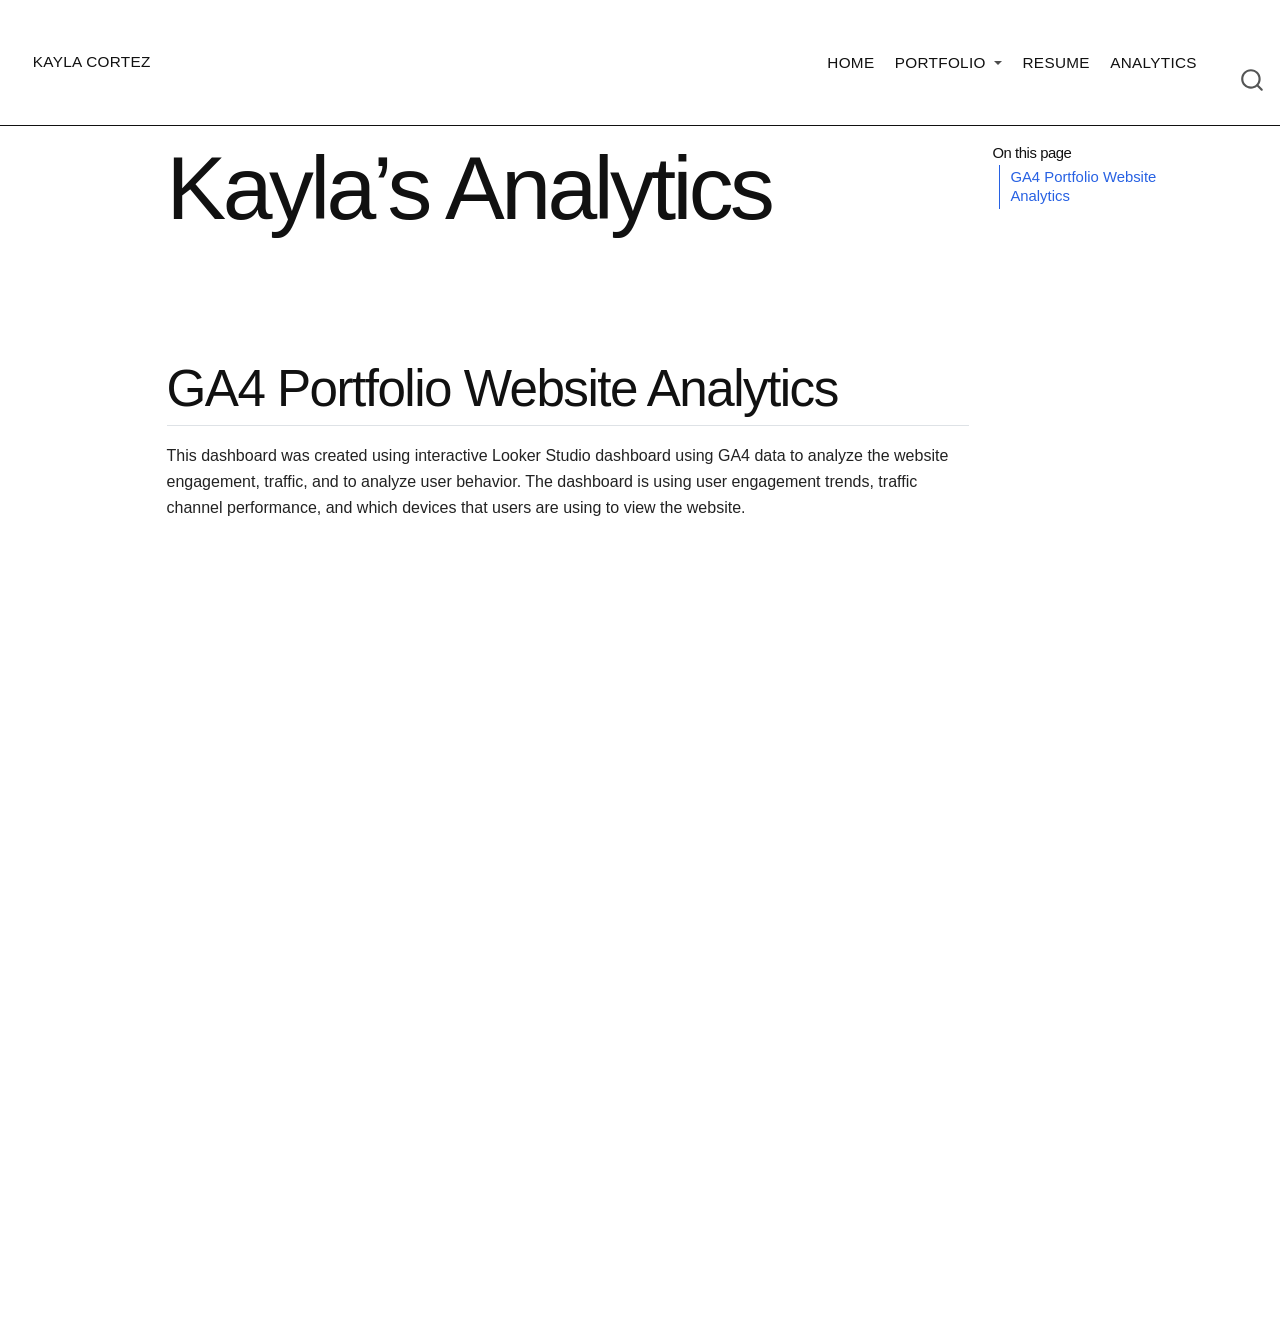
<file: docs/Kaylas-Analytics.html>
<!DOCTYPE html>
<html xmlns="http://www.w3.org/1999/xhtml" lang="en" xml:lang="en"><head>

<meta charset="utf-8">
<meta name="generator" content="quarto-1.8.25">

<meta name="viewport" content="width=device-width, initial-scale=1.0, user-scalable=yes">


<title>Kayla’s Analytics – Kayla Cortez</title>
<style>
code{white-space: pre-wrap;}
span.smallcaps{font-variant: small-caps;}
div.columns{display: flex; gap: min(4vw, 1.5em);}
div.column{flex: auto; overflow-x: auto;}
div.hanging-indent{margin-left: 1.5em; text-indent: -1.5em;}
ul.task-list{list-style: none;}
ul.task-list li input[type="checkbox"] {
  width: 0.8em;
  margin: 0 0.8em 0.2em -1em; /* quarto-specific, see https://github.com/quarto-dev/quarto-cli/issues/4556 */ 
  vertical-align: middle;
}
</style>


<script src="site_libs/quarto-nav/quarto-nav.js"></script>
<script src="site_libs/quarto-nav/headroom.min.js"></script>
<script src="site_libs/clipboard/clipboard.min.js"></script>
<script src="site_libs/quarto-search/autocomplete.umd.js"></script>
<script src="site_libs/quarto-search/fuse.min.js"></script>
<script src="site_libs/quarto-search/quarto-search.js"></script>
<meta name="quarto:offset" content="./">
<script src="site_libs/quarto-html/quarto.js" type="module"></script>
<script src="site_libs/quarto-html/tabsets/tabsets.js" type="module"></script>
<script src="site_libs/quarto-html/axe/axe-check.js" type="module"></script>
<script src="site_libs/quarto-html/popper.min.js"></script>
<script src="site_libs/quarto-html/tippy.umd.min.js"></script>
<script src="site_libs/quarto-html/anchor.min.js"></script>
<link href="site_libs/quarto-html/tippy.css" rel="stylesheet">
<link href="site_libs/quarto-html/quarto-syntax-highlighting-7b89279ff1a6dce999919e0e67d4d9ec.css" rel="stylesheet" id="quarto-text-highlighting-styles">
<script src="site_libs/bootstrap/bootstrap.min.js"></script>
<link href="site_libs/bootstrap/bootstrap-icons.css" rel="stylesheet">
<link href="site_libs/bootstrap/bootstrap-5b4ad623e5705c0698d39aec6f10cf02.min.css" rel="stylesheet" append-hash="true" id="quarto-bootstrap" data-mode="light">
<script id="quarto-search-options" type="application/json">{
  "location": "navbar",
  "copy-button": false,
  "collapse-after": 3,
  "panel-placement": "end",
  "type": "overlay",
  "limit": 50,
  "keyboard-shortcut": [
    "f",
    "/",
    "s"
  ],
  "show-item-context": false,
  "language": {
    "search-no-results-text": "No results",
    "search-matching-documents-text": "matching documents",
    "search-copy-link-title": "Copy link to search",
    "search-hide-matches-text": "Hide additional matches",
    "search-more-match-text": "more match in this document",
    "search-more-matches-text": "more matches in this document",
    "search-clear-button-title": "Clear",
    "search-text-placeholder": "",
    "search-detached-cancel-button-title": "Cancel",
    "search-submit-button-title": "Submit",
    "search-label": "Search"
  }
}</script>
<!-- Google tag (gtag.js) -->
<script async="" src="https://www.googletagmanager.com/gtag/js?id=G-GXF3VQHDR6"></script>
<script>
  window.dataLayer = window.dataLayer || [];
  function gtag(){dataLayer.push(arguments);}
  gtag('js', new Date());

  gtag('config', 'G-GXF3VQHDR6');
</script>


<link rel="stylesheet" href="style.css">
</head>

<body class="nav-fixed quarto-light">

<div id="quarto-search-results"></div>
  <header id="quarto-header" class="headroom fixed-top">
    <nav class="navbar navbar-expand-lg " data-bs-theme="dark">
      <div class="navbar-container container-fluid">
      <div class="navbar-brand-container mx-auto">
    <a href="./index.html" class="navbar-brand navbar-brand-logo">
    </a>
    <a class="navbar-brand" href="./index.html">
    <span class="navbar-title">Kayla Cortez</span>
    </a>
  </div>
            <div id="quarto-search" class="" title="Search"></div>
          <button class="navbar-toggler" type="button" data-bs-toggle="collapse" data-bs-target="#navbarCollapse" aria-controls="navbarCollapse" role="menu" aria-expanded="false" aria-label="Toggle navigation" onclick="if (window.quartoToggleHeadroom) { window.quartoToggleHeadroom(); }">
  <span class="navbar-toggler-icon"></span>
</button>
          <div class="collapse navbar-collapse" id="navbarCollapse">
            <ul class="navbar-nav navbar-nav-scroll ms-auto">
  <li class="nav-item">
    <a class="nav-link" href="./index.html"> 
<span class="menu-text">Home</span></a>
  </li>  
  <li class="nav-item dropdown ">
    <a class="nav-link dropdown-toggle" href="#" id="nav-menu-portfolio" role="link" data-bs-toggle="dropdown" aria-expanded="false">
 <span class="menu-text">Portfolio</span>
    </a>
    <ul class="dropdown-menu dropdown-menu-end" aria-labelledby="nav-menu-portfolio">    
        <li>
    <a class="dropdown-item" href="./marketing-analytics.html">
 <span class="dropdown-text">Marketing Analytics</span></a>
  </li>  
        <li>
    <a class="dropdown-item" href="./digital-marketing.html">
 <span class="dropdown-text">Marketing Analytics</span></a>
  </li>  
        <li>
    <a class="dropdown-item" href="./photography.qmd">
 <span class="dropdown-text">Photography</span></a>
  </li>  
        <li>
    <a class="dropdown-item" href="./videography.qmd">
 <span class="dropdown-text">Videography</span></a>
  </li>  
    </ul>
  </li>
  <li class="nav-item">
    <a class="nav-link" href="./resume.html"> 
<span class="menu-text">Resume</span></a>
  </li>  
  <li class="nav-item">
    <a class="nav-link active" href="./Kaylas-Analytics.html" aria-current="page"> 
<span class="menu-text">Analytics</span></a>
  </li>  
</ul>
          </div> <!-- /navcollapse -->
            <div class="quarto-navbar-tools">
</div>
      </div> <!-- /container-fluid -->
    </nav>
</header>
<!-- content -->
<div id="quarto-content" class="quarto-container page-columns page-rows-contents page-layout-article page-navbar">
<!-- sidebar -->
<!-- margin-sidebar -->
    <div id="quarto-margin-sidebar" class="sidebar margin-sidebar">
        <nav id="TOC" role="doc-toc" class="toc-active">
    <h2 id="toc-title">On this page</h2>
   
  <ul>
  <li><a href="#ga4-portfolio-website-analytics" id="toc-ga4-portfolio-website-analytics" class="nav-link active" data-scroll-target="#ga4-portfolio-website-analytics">GA4 Portfolio Website Analytics</a></li>
  </ul>
</nav>
    </div>
<!-- main -->
<main class="content" id="quarto-document-content">

<header id="title-block-header" class="quarto-title-block default">
<div class="quarto-title">
<h1 class="title">Kayla’s Analytics</h1>
</div>



<div class="quarto-title-meta">

    
  
    
  </div>
  


</header>


<section id="ga4-portfolio-website-analytics" class="level2">
<h2 class="anchored" data-anchor-id="ga4-portfolio-website-analytics">GA4 Portfolio Website Analytics</h2>
<p>This dashboard was created using interactive Looker Studio dashboard using GA4 data to analyze the website engagement, traffic, and to analyze user behavior. The dashboard is using user engagement trends, traffic channel performance, and which devices that users are using to view the website.</p>
<iframe width="100%" height="600" src="https://datastudio.google.com/embed/reporting/7872bfd2-6a1f-4841-b4b9-f7130bcaf3a0/page/N52xF" frameborder="0" style="border:0" allowfullscreen="" sandbox="allow-storage-access-by-user-activation allow-scripts allow-same-origin allow-popups allow-forms">
</iframe>


</section>

</main> <!-- /main -->
<script id="quarto-html-after-body" type="application/javascript">
  window.document.addEventListener("DOMContentLoaded", function (event) {
    const icon = "";
    const anchorJS = new window.AnchorJS();
    anchorJS.options = {
      placement: 'right',
      icon: icon
    };
    anchorJS.add('.anchored');
    const isCodeAnnotation = (el) => {
      for (const clz of el.classList) {
        if (clz.startsWith('code-annotation-')) {                     
          return true;
        }
      }
      return false;
    }
    const onCopySuccess = function(e) {
      // button target
      const button = e.trigger;
      // don't keep focus
      button.blur();
      // flash "checked"
      button.classList.add('code-copy-button-checked');
      var currentTitle = button.getAttribute("title");
      button.setAttribute("title", "Copied!");
      let tooltip;
      if (window.bootstrap) {
        button.setAttribute("data-bs-toggle", "tooltip");
        button.setAttribute("data-bs-placement", "left");
        button.setAttribute("data-bs-title", "Copied!");
        tooltip = new bootstrap.Tooltip(button, 
          { trigger: "manual", 
            customClass: "code-copy-button-tooltip",
            offset: [0, -8]});
        tooltip.show();    
      }
      setTimeout(function() {
        if (tooltip) {
          tooltip.hide();
          button.removeAttribute("data-bs-title");
          button.removeAttribute("data-bs-toggle");
          button.removeAttribute("data-bs-placement");
        }
        button.setAttribute("title", currentTitle);
        button.classList.remove('code-copy-button-checked');
      }, 1000);
      // clear code selection
      e.clearSelection();
    }
    const getTextToCopy = function(trigger) {
      const outerScaffold = trigger.parentElement.cloneNode(true);
      const codeEl = outerScaffold.querySelector('code');
      for (const childEl of codeEl.children) {
        if (isCodeAnnotation(childEl)) {
          childEl.remove();
        }
      }
      return codeEl.innerText;
    }
    const clipboard = new window.ClipboardJS('.code-copy-button:not([data-in-quarto-modal])', {
      text: getTextToCopy
    });
    clipboard.on('success', onCopySuccess);
    if (window.document.getElementById('quarto-embedded-source-code-modal')) {
      const clipboardModal = new window.ClipboardJS('.code-copy-button[data-in-quarto-modal]', {
        text: getTextToCopy,
        container: window.document.getElementById('quarto-embedded-source-code-modal')
      });
      clipboardModal.on('success', onCopySuccess);
    }
      var localhostRegex = new RegExp(/^(?:http|https):\/\/localhost\:?[0-9]*\//);
      var mailtoRegex = new RegExp(/^mailto:/);
        var filterRegex = new RegExp('/' + window.location.host + '/');
      var isInternal = (href) => {
          return filterRegex.test(href) || localhostRegex.test(href) || mailtoRegex.test(href);
      }
      // Inspect non-navigation links and adorn them if external
     var links = window.document.querySelectorAll('a[href]:not(.nav-link):not(.navbar-brand):not(.toc-action):not(.sidebar-link):not(.sidebar-item-toggle):not(.pagination-link):not(.no-external):not([aria-hidden]):not(.dropdown-item):not(.quarto-navigation-tool):not(.about-link)');
      for (var i=0; i<links.length; i++) {
        const link = links[i];
        if (!isInternal(link.href)) {
          // undo the damage that might have been done by quarto-nav.js in the case of
          // links that we want to consider external
          if (link.dataset.originalHref !== undefined) {
            link.href = link.dataset.originalHref;
          }
        }
      }
    function tippyHover(el, contentFn, onTriggerFn, onUntriggerFn) {
      const config = {
        allowHTML: true,
        maxWidth: 500,
        delay: 100,
        arrow: false,
        appendTo: function(el) {
            return el.parentElement;
        },
        interactive: true,
        interactiveBorder: 10,
        theme: 'quarto',
        placement: 'bottom-start',
      };
      if (contentFn) {
        config.content = contentFn;
      }
      if (onTriggerFn) {
        config.onTrigger = onTriggerFn;
      }
      if (onUntriggerFn) {
        config.onUntrigger = onUntriggerFn;
      }
      window.tippy(el, config); 
    }
    const noterefs = window.document.querySelectorAll('a[role="doc-noteref"]');
    for (var i=0; i<noterefs.length; i++) {
      const ref = noterefs[i];
      tippyHover(ref, function() {
        // use id or data attribute instead here
        let href = ref.getAttribute('data-footnote-href') || ref.getAttribute('href');
        try { href = new URL(href).hash; } catch {}
        const id = href.replace(/^#\/?/, "");
        const note = window.document.getElementById(id);
        if (note) {
          return note.innerHTML;
        } else {
          return "";
        }
      });
    }
    const xrefs = window.document.querySelectorAll('a.quarto-xref');
    const processXRef = (id, note) => {
      // Strip column container classes
      const stripColumnClz = (el) => {
        el.classList.remove("page-full", "page-columns");
        if (el.children) {
          for (const child of el.children) {
            stripColumnClz(child);
          }
        }
      }
      stripColumnClz(note)
      if (id === null || id.startsWith('sec-')) {
        // Special case sections, only their first couple elements
        const container = document.createElement("div");
        if (note.children && note.children.length > 2) {
          container.appendChild(note.children[0].cloneNode(true));
          for (let i = 1; i < note.children.length; i++) {
            const child = note.children[i];
            if (child.tagName === "P" && child.innerText === "") {
              continue;
            } else {
              container.appendChild(child.cloneNode(true));
              break;
            }
          }
          if (window.Quarto?.typesetMath) {
            window.Quarto.typesetMath(container);
          }
          return container.innerHTML
        } else {
          if (window.Quarto?.typesetMath) {
            window.Quarto.typesetMath(note);
          }
          return note.innerHTML;
        }
      } else {
        // Remove any anchor links if they are present
        const anchorLink = note.querySelector('a.anchorjs-link');
        if (anchorLink) {
          anchorLink.remove();
        }
        if (window.Quarto?.typesetMath) {
          window.Quarto.typesetMath(note);
        }
        if (note.classList.contains("callout")) {
          return note.outerHTML;
        } else {
          return note.innerHTML;
        }
      }
    }
    for (var i=0; i<xrefs.length; i++) {
      const xref = xrefs[i];
      tippyHover(xref, undefined, function(instance) {
        instance.disable();
        let url = xref.getAttribute('href');
        let hash = undefined; 
        if (url.startsWith('#')) {
          hash = url;
        } else {
          try { hash = new URL(url).hash; } catch {}
        }
        if (hash) {
          const id = hash.replace(/^#\/?/, "");
          const note = window.document.getElementById(id);
          if (note !== null) {
            try {
              const html = processXRef(id, note.cloneNode(true));
              instance.setContent(html);
            } finally {
              instance.enable();
              instance.show();
            }
          } else {
            // See if we can fetch this
            fetch(url.split('#')[0])
            .then(res => res.text())
            .then(html => {
              const parser = new DOMParser();
              const htmlDoc = parser.parseFromString(html, "text/html");
              const note = htmlDoc.getElementById(id);
              if (note !== null) {
                const html = processXRef(id, note);
                instance.setContent(html);
              } 
            }).finally(() => {
              instance.enable();
              instance.show();
            });
          }
        } else {
          // See if we can fetch a full url (with no hash to target)
          // This is a special case and we should probably do some content thinning / targeting
          fetch(url)
          .then(res => res.text())
          .then(html => {
            const parser = new DOMParser();
            const htmlDoc = parser.parseFromString(html, "text/html");
            const note = htmlDoc.querySelector('main.content');
            if (note !== null) {
              // This should only happen for chapter cross references
              // (since there is no id in the URL)
              // remove the first header
              if (note.children.length > 0 && note.children[0].tagName === "HEADER") {
                note.children[0].remove();
              }
              const html = processXRef(null, note);
              instance.setContent(html);
            } 
          }).finally(() => {
            instance.enable();
            instance.show();
          });
        }
      }, function(instance) {
      });
    }
        let selectedAnnoteEl;
        const selectorForAnnotation = ( cell, annotation) => {
          let cellAttr = 'data-code-cell="' + cell + '"';
          let lineAttr = 'data-code-annotation="' +  annotation + '"';
          const selector = 'span[' + cellAttr + '][' + lineAttr + ']';
          return selector;
        }
        const selectCodeLines = (annoteEl) => {
          const doc = window.document;
          const targetCell = annoteEl.getAttribute("data-target-cell");
          const targetAnnotation = annoteEl.getAttribute("data-target-annotation");
          const annoteSpan = window.document.querySelector(selectorForAnnotation(targetCell, targetAnnotation));
          const lines = annoteSpan.getAttribute("data-code-lines").split(",");
          const lineIds = lines.map((line) => {
            return targetCell + "-" + line;
          })
          let top = null;
          let height = null;
          let parent = null;
          if (lineIds.length > 0) {
              //compute the position of the single el (top and bottom and make a div)
              const el = window.document.getElementById(lineIds[0]);
              top = el.offsetTop;
              height = el.offsetHeight;
              parent = el.parentElement.parentElement;
            if (lineIds.length > 1) {
              const lastEl = window.document.getElementById(lineIds[lineIds.length - 1]);
              const bottom = lastEl.offsetTop + lastEl.offsetHeight;
              height = bottom - top;
            }
            if (top !== null && height !== null && parent !== null) {
              // cook up a div (if necessary) and position it 
              let div = window.document.getElementById("code-annotation-line-highlight");
              if (div === null) {
                div = window.document.createElement("div");
                div.setAttribute("id", "code-annotation-line-highlight");
                div.style.position = 'absolute';
                parent.appendChild(div);
              }
              div.style.top = top - 2 + "px";
              div.style.height = height + 4 + "px";
              div.style.left = 0;
              let gutterDiv = window.document.getElementById("code-annotation-line-highlight-gutter");
              if (gutterDiv === null) {
                gutterDiv = window.document.createElement("div");
                gutterDiv.setAttribute("id", "code-annotation-line-highlight-gutter");
                gutterDiv.style.position = 'absolute';
                const codeCell = window.document.getElementById(targetCell);
                const gutter = codeCell.querySelector('.code-annotation-gutter');
                gutter.appendChild(gutterDiv);
              }
              gutterDiv.style.top = top - 2 + "px";
              gutterDiv.style.height = height + 4 + "px";
            }
            selectedAnnoteEl = annoteEl;
          }
        };
        const unselectCodeLines = () => {
          const elementsIds = ["code-annotation-line-highlight", "code-annotation-line-highlight-gutter"];
          elementsIds.forEach((elId) => {
            const div = window.document.getElementById(elId);
            if (div) {
              div.remove();
            }
          });
          selectedAnnoteEl = undefined;
        };
          // Handle positioning of the toggle
      window.addEventListener(
        "resize",
        throttle(() => {
          elRect = undefined;
          if (selectedAnnoteEl) {
            selectCodeLines(selectedAnnoteEl);
          }
        }, 10)
      );
      function throttle(fn, ms) {
      let throttle = false;
      let timer;
        return (...args) => {
          if(!throttle) { // first call gets through
              fn.apply(this, args);
              throttle = true;
          } else { // all the others get throttled
              if(timer) clearTimeout(timer); // cancel #2
              timer = setTimeout(() => {
                fn.apply(this, args);
                timer = throttle = false;
              }, ms);
          }
        };
      }
        // Attach click handler to the DT
        const annoteDls = window.document.querySelectorAll('dt[data-target-cell]');
        for (const annoteDlNode of annoteDls) {
          annoteDlNode.addEventListener('click', (event) => {
            const clickedEl = event.target;
            if (clickedEl !== selectedAnnoteEl) {
              unselectCodeLines();
              const activeEl = window.document.querySelector('dt[data-target-cell].code-annotation-active');
              if (activeEl) {
                activeEl.classList.remove('code-annotation-active');
              }
              selectCodeLines(clickedEl);
              clickedEl.classList.add('code-annotation-active');
            } else {
              // Unselect the line
              unselectCodeLines();
              clickedEl.classList.remove('code-annotation-active');
            }
          });
        }
    const findCites = (el) => {
      const parentEl = el.parentElement;
      if (parentEl) {
        const cites = parentEl.dataset.cites;
        if (cites) {
          return {
            el,
            cites: cites.split(' ')
          };
        } else {
          return findCites(el.parentElement)
        }
      } else {
        return undefined;
      }
    };
    var bibliorefs = window.document.querySelectorAll('a[role="doc-biblioref"]');
    for (var i=0; i<bibliorefs.length; i++) {
      const ref = bibliorefs[i];
      const citeInfo = findCites(ref);
      if (citeInfo) {
        tippyHover(citeInfo.el, function() {
          var popup = window.document.createElement('div');
          citeInfo.cites.forEach(function(cite) {
            var citeDiv = window.document.createElement('div');
            citeDiv.classList.add('hanging-indent');
            citeDiv.classList.add('csl-entry');
            var biblioDiv = window.document.getElementById('ref-' + cite);
            if (biblioDiv) {
              citeDiv.innerHTML = biblioDiv.innerHTML;
            }
            popup.appendChild(citeDiv);
          });
          return popup.innerHTML;
        });
      }
    }
  });
  </script>
</div> <!-- /content -->




</body></html>
</file>
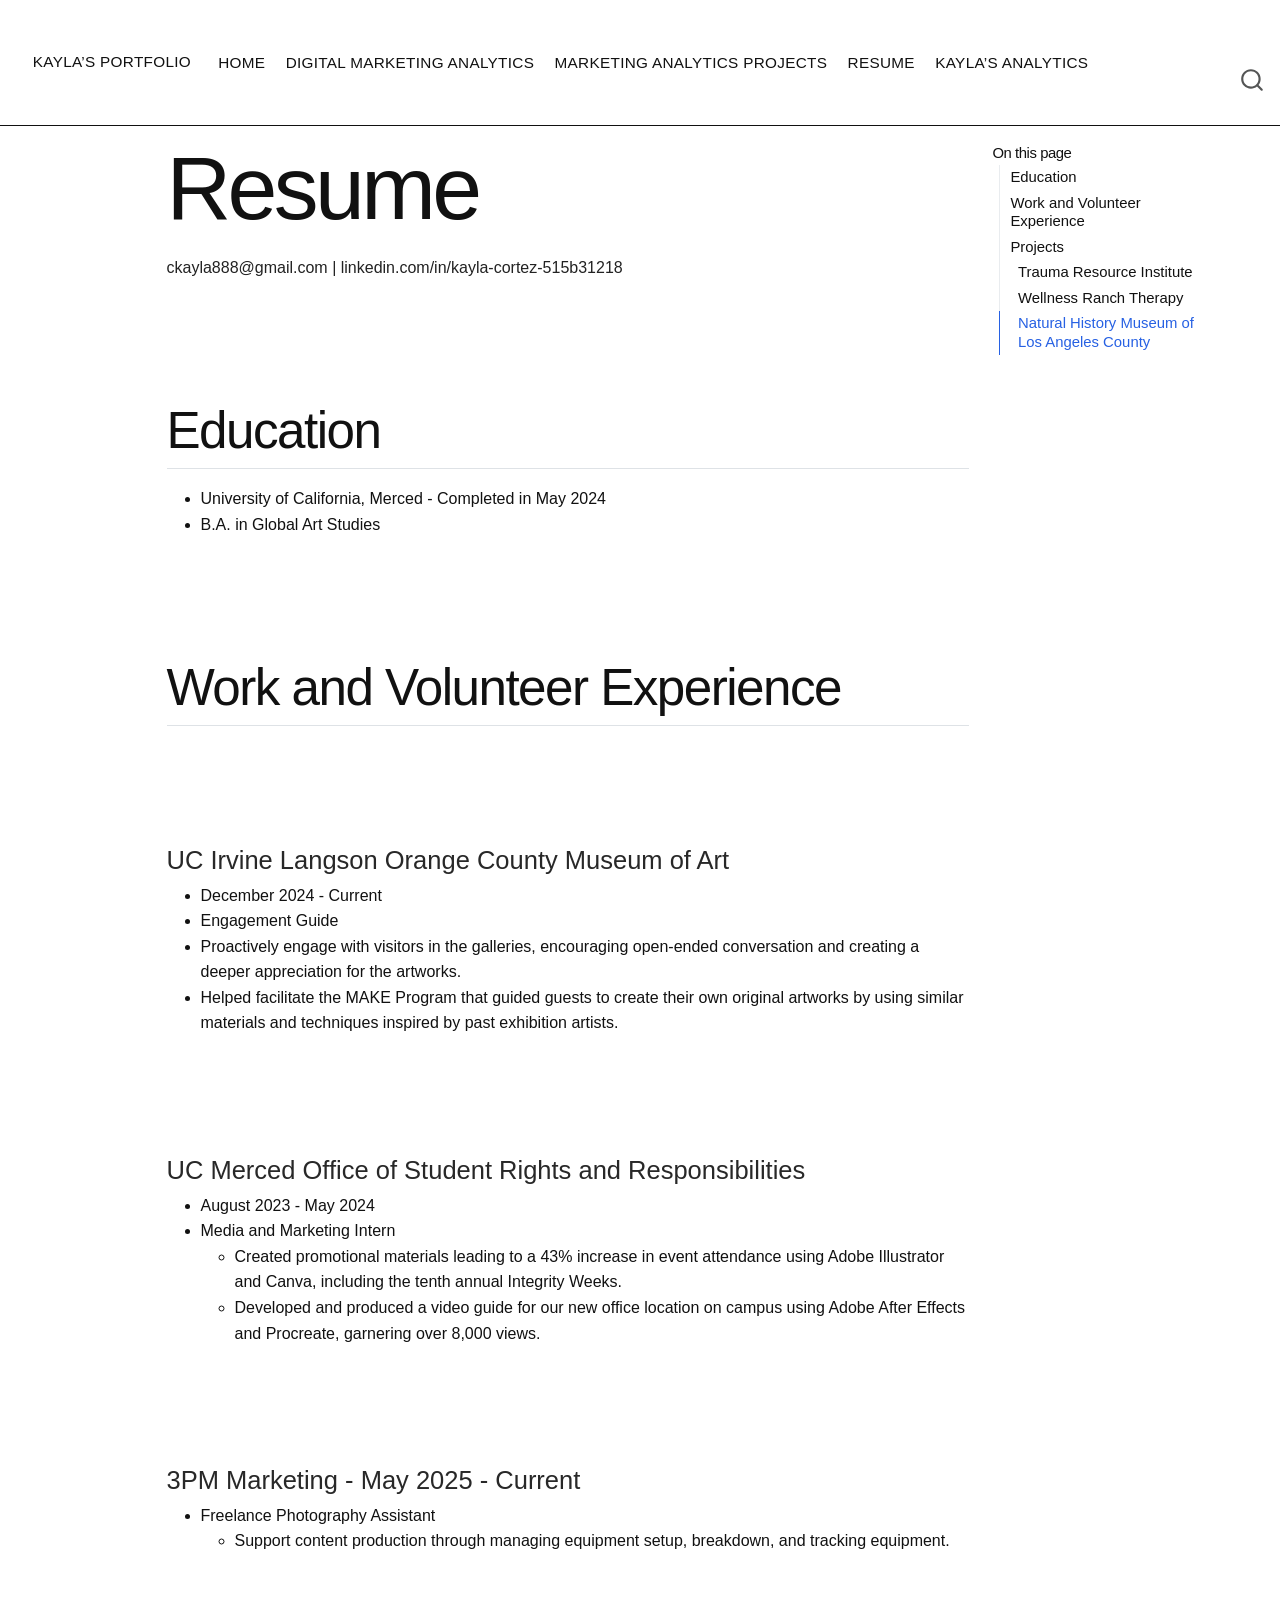
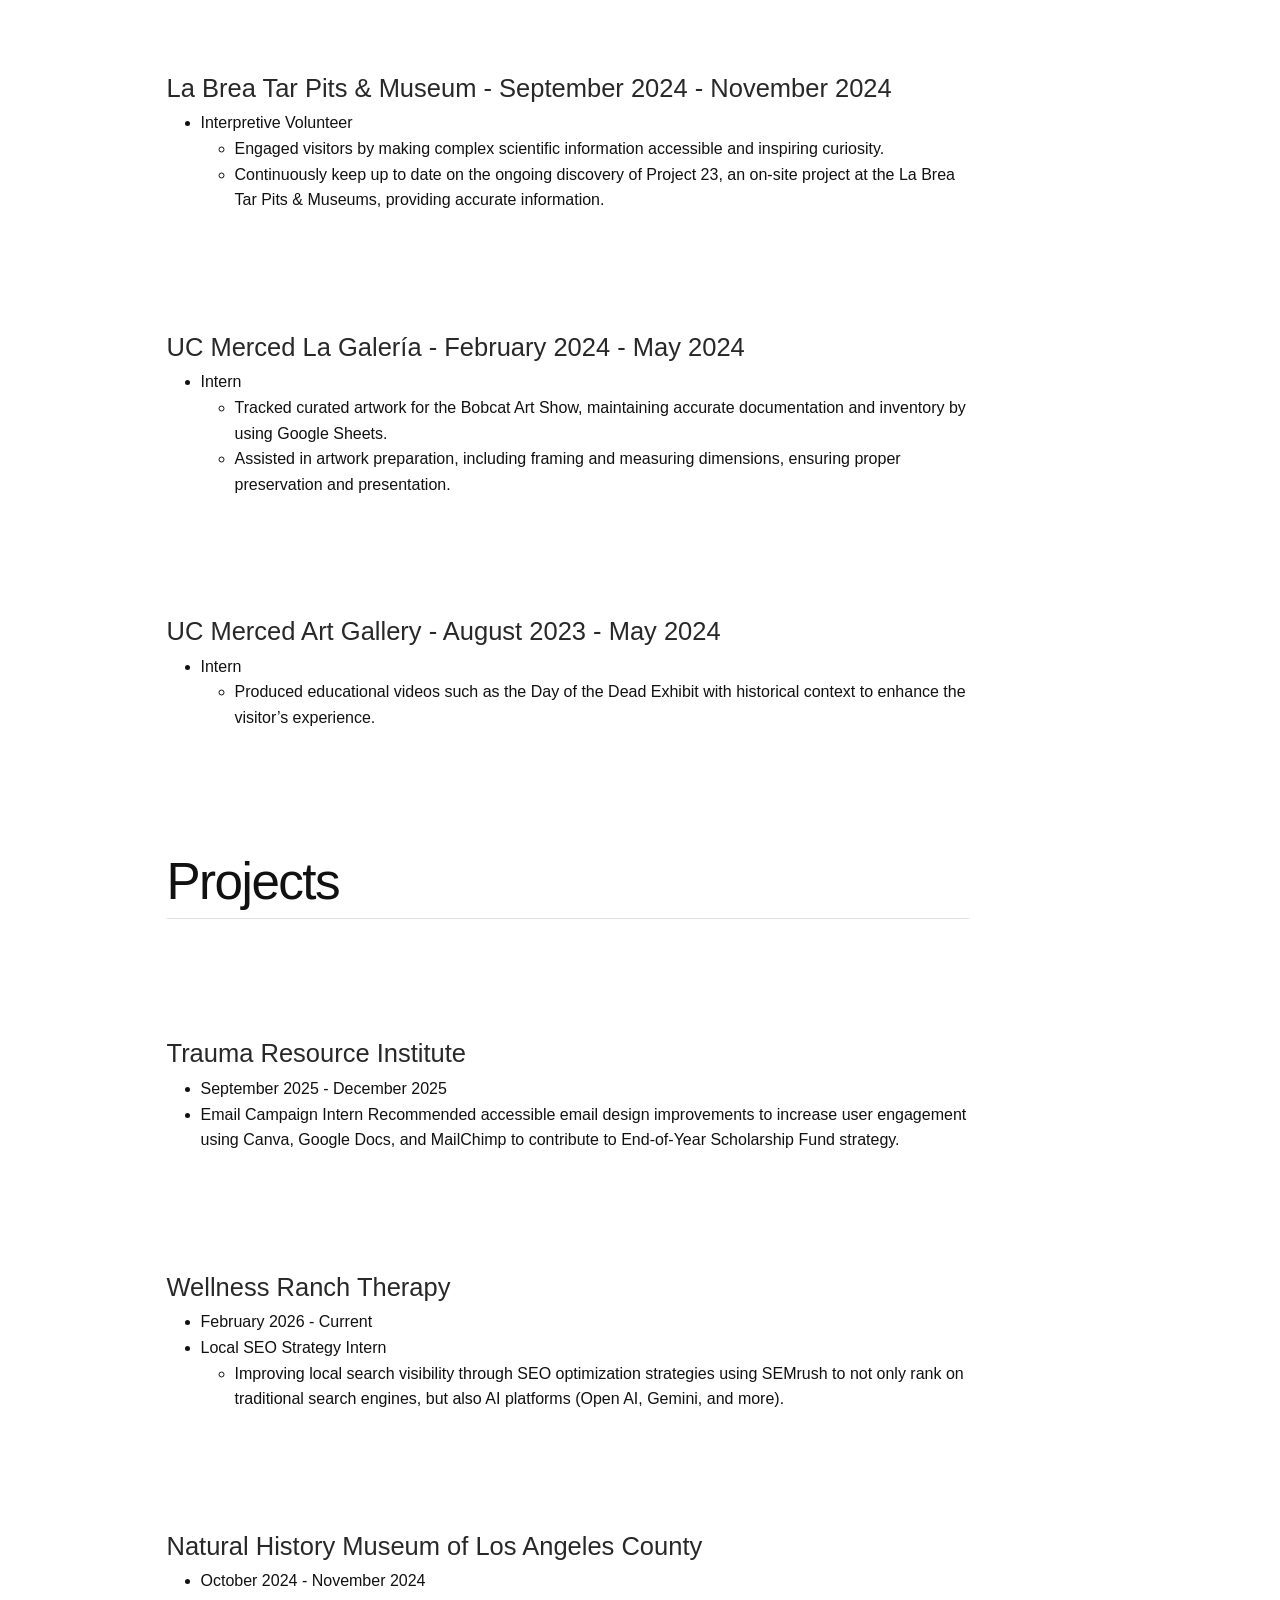
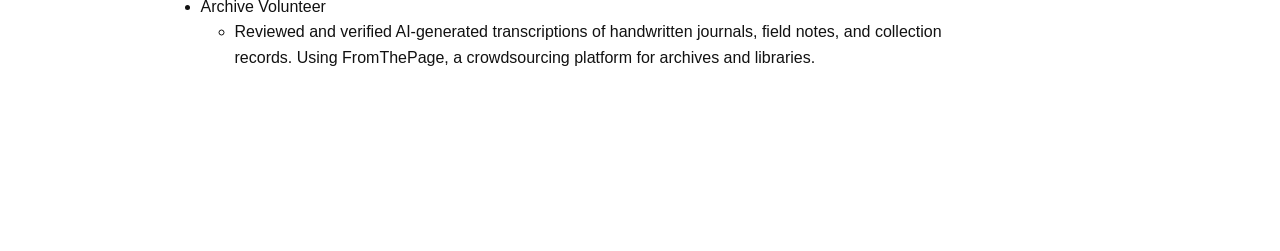
<file: docs/resume.html>
<!DOCTYPE html>
<html xmlns="http://www.w3.org/1999/xhtml" lang="en" xml:lang="en"><head>

<meta charset="utf-8">
<meta name="generator" content="quarto-1.8.25">

<meta name="viewport" content="width=device-width, initial-scale=1.0, user-scalable=yes">


<title>Resume – Kayla’s Portfolio</title>
<style>
code{white-space: pre-wrap;}
span.smallcaps{font-variant: small-caps;}
div.columns{display: flex; gap: min(4vw, 1.5em);}
div.column{flex: auto; overflow-x: auto;}
div.hanging-indent{margin-left: 1.5em; text-indent: -1.5em;}
ul.task-list{list-style: none;}
ul.task-list li input[type="checkbox"] {
  width: 0.8em;
  margin: 0 0.8em 0.2em -1em; /* quarto-specific, see https://github.com/quarto-dev/quarto-cli/issues/4556 */ 
  vertical-align: middle;
}
</style>


<script src="site_libs/quarto-nav/quarto-nav.js"></script>
<script src="site_libs/quarto-nav/headroom.min.js"></script>
<script src="site_libs/clipboard/clipboard.min.js"></script>
<script src="site_libs/quarto-search/autocomplete.umd.js"></script>
<script src="site_libs/quarto-search/fuse.min.js"></script>
<script src="site_libs/quarto-search/quarto-search.js"></script>
<meta name="quarto:offset" content="./">
<script src="site_libs/quarto-html/quarto.js" type="module"></script>
<script src="site_libs/quarto-html/tabsets/tabsets.js" type="module"></script>
<script src="site_libs/quarto-html/axe/axe-check.js" type="module"></script>
<script src="site_libs/quarto-html/popper.min.js"></script>
<script src="site_libs/quarto-html/tippy.umd.min.js"></script>
<script src="site_libs/quarto-html/anchor.min.js"></script>
<link href="site_libs/quarto-html/tippy.css" rel="stylesheet">
<link href="site_libs/quarto-html/quarto-syntax-highlighting-7b89279ff1a6dce999919e0e67d4d9ec.css" rel="stylesheet" id="quarto-text-highlighting-styles">
<script src="site_libs/bootstrap/bootstrap.min.js"></script>
<link href="site_libs/bootstrap/bootstrap-icons.css" rel="stylesheet">
<link href="site_libs/bootstrap/bootstrap-5b4ad623e5705c0698d39aec6f10cf02.min.css" rel="stylesheet" append-hash="true" id="quarto-bootstrap" data-mode="light">
<script id="quarto-search-options" type="application/json">{
  "location": "navbar",
  "copy-button": false,
  "collapse-after": 3,
  "panel-placement": "end",
  "type": "overlay",
  "limit": 50,
  "keyboard-shortcut": [
    "f",
    "/",
    "s"
  ],
  "show-item-context": false,
  "language": {
    "search-no-results-text": "No results",
    "search-matching-documents-text": "matching documents",
    "search-copy-link-title": "Copy link to search",
    "search-hide-matches-text": "Hide additional matches",
    "search-more-match-text": "more match in this document",
    "search-more-matches-text": "more matches in this document",
    "search-clear-button-title": "Clear",
    "search-text-placeholder": "",
    "search-detached-cancel-button-title": "Cancel",
    "search-submit-button-title": "Submit",
    "search-label": "Search"
  }
}</script>
<!-- Google tag (gtag.js) -->
<script async="" src="https://www.googletagmanager.com/gtag/js?id=G-GXF3VQHDR6"></script>
<script>
  window.dataLayer = window.dataLayer || [];
  function gtag(){dataLayer.push(arguments);}
  gtag('js', new Date());

  gtag('config', 'G-GXF3VQHDR6');
</script>


<link rel="stylesheet" href="style.css">
</head>

<body class="nav-fixed quarto-light">

<div id="quarto-search-results"></div>
  <header id="quarto-header" class="headroom fixed-top">
    <nav class="navbar navbar-expand-lg " data-bs-theme="dark">
      <div class="navbar-container container-fluid">
      <div class="navbar-brand-container mx-auto">
    <a href="./index.html" class="navbar-brand navbar-brand-logo">
    </a>
    <a class="navbar-brand" href="./index.html">
    <span class="navbar-title">Kayla’s Portfolio</span>
    </a>
  </div>
            <div id="quarto-search" class="" title="Search"></div>
          <button class="navbar-toggler" type="button" data-bs-toggle="collapse" data-bs-target="#navbarCollapse" aria-controls="navbarCollapse" role="menu" aria-expanded="false" aria-label="Toggle navigation" onclick="if (window.quartoToggleHeadroom) { window.quartoToggleHeadroom(); }">
  <span class="navbar-toggler-icon"></span>
</button>
          <div class="collapse navbar-collapse" id="navbarCollapse">
            <ul class="navbar-nav navbar-nav-scroll me-auto">
  <li class="nav-item">
    <a class="nav-link" href="./index.html"> 
<span class="menu-text">Home</span></a>
  </li>  
  <li class="nav-item">
    <a class="nav-link" href="./digital-marketing.html"> 
<span class="menu-text">Digital Marketing Analytics</span></a>
  </li>  
  <li class="nav-item">
    <a class="nav-link" href="./marketing-analytics.html"> 
<span class="menu-text">Marketing Analytics Projects</span></a>
  </li>  
  <li class="nav-item">
    <a class="nav-link active" href="./resume.html" aria-current="page"> 
<span class="menu-text">Resume</span></a>
  </li>  
  <li class="nav-item">
    <a class="nav-link" href="./Kaylas-Analytics.html"> 
<span class="menu-text">Kayla’s Analytics</span></a>
  </li>  
</ul>
          </div> <!-- /navcollapse -->
            <div class="quarto-navbar-tools">
</div>
      </div> <!-- /container-fluid -->
    </nav>
</header>
<!-- content -->
<div id="quarto-content" class="quarto-container page-columns page-rows-contents page-layout-article page-navbar">
<!-- sidebar -->
<!-- margin-sidebar -->
    <div id="quarto-margin-sidebar" class="sidebar margin-sidebar">
        <nav id="TOC" role="doc-toc" class="toc-active">
    <h2 id="toc-title">On this page</h2>
   
  <ul>
  <li><a href="#education" id="toc-education" class="nav-link active" data-scroll-target="#education">Education</a></li>
  <li><a href="#work-and-volunteer-experience" id="toc-work-and-volunteer-experience" class="nav-link" data-scroll-target="#work-and-volunteer-experience">Work and Volunteer Experience</a>
  <ul class="collapse">
  <li><a href="#uc-irvine-langson-orange-county-museum-of-art" id="toc-uc-irvine-langson-orange-county-museum-of-art" class="nav-link" data-scroll-target="#uc-irvine-langson-orange-county-museum-of-art">UC Irvine Langson Orange County Museum of Art</a></li>
  <li><a href="#uc-merced-office-of-student-rights-and-responsibilities" id="toc-uc-merced-office-of-student-rights-and-responsibilities" class="nav-link" data-scroll-target="#uc-merced-office-of-student-rights-and-responsibilities">UC Merced Office of Student Rights and Responsibilities</a></li>
  <li><a href="#pm-marketing---may-2025---current" id="toc-pm-marketing---may-2025---current" class="nav-link" data-scroll-target="#pm-marketing---may-2025---current">3PM Marketing - May 2025 - Current</a></li>
  <li><a href="#la-brea-tar-pits-museum---september-2024---november-2024" id="toc-la-brea-tar-pits-museum---september-2024---november-2024" class="nav-link" data-scroll-target="#la-brea-tar-pits-museum---september-2024---november-2024">La Brea Tar Pits &amp; Museum - September 2024 - November 2024</a></li>
  <li><a href="#uc-merced-la-galería---february-2024---may-2024" id="toc-uc-merced-la-galería---february-2024---may-2024" class="nav-link" data-scroll-target="#uc-merced-la-galería---february-2024---may-2024">UC Merced La Galería - February 2024 - May 2024</a></li>
  <li><a href="#uc-merced-art-gallery---august-2023---may-2024" id="toc-uc-merced-art-gallery---august-2023---may-2024" class="nav-link" data-scroll-target="#uc-merced-art-gallery---august-2023---may-2024">UC Merced Art Gallery - August 2023 - May 2024</a></li>
  </ul></li>
  <li><a href="#projects" id="toc-projects" class="nav-link" data-scroll-target="#projects">Projects</a>
  <ul class="collapse">
  <li><a href="#trauma-resource-institute" id="toc-trauma-resource-institute" class="nav-link" data-scroll-target="#trauma-resource-institute">Trauma Resource Institute</a></li>
  <li><a href="#wellness-ranch-therapy" id="toc-wellness-ranch-therapy" class="nav-link" data-scroll-target="#wellness-ranch-therapy">Wellness Ranch Therapy</a></li>
  <li><a href="#natural-history-museum-of-los-angeles-county" id="toc-natural-history-museum-of-los-angeles-county" class="nav-link" data-scroll-target="#natural-history-museum-of-los-angeles-county">Natural History Museum of Los Angeles County</a></li>
  </ul></li>
  </ul>
</nav>
    </div>
<!-- main -->
<main class="content" id="quarto-document-content">

<header id="title-block-header" class="quarto-title-block default">
<div class="quarto-title">
<h1 class="title">Resume</h1>
</div>



<div class="quarto-title-meta">

    
  
    
  </div>
  


</header>


<p>ckayla888@gmail.com | linkedin.com/in/kayla-cortez-515b31218</p>
<section id="education" class="level2">
<h2 class="anchored" data-anchor-id="education">Education</h2>
<ul>
<li>University of California, Merced - Completed in May 2024</li>
<li>B.A. in Global Art Studies</li>
</ul>
</section>
<section id="work-and-volunteer-experience" class="level2">
<h2 class="anchored" data-anchor-id="work-and-volunteer-experience">Work and Volunteer Experience</h2>
<section id="uc-irvine-langson-orange-county-museum-of-art" class="level3">
<h3 class="anchored" data-anchor-id="uc-irvine-langson-orange-county-museum-of-art">UC Irvine Langson Orange County Museum of Art</h3>
<ul>
<li>December 2024 - Current</li>
<li>Engagement Guide</li>
<li>Proactively engage with visitors in the galleries, encouraging open-ended conversation and creating a deeper appreciation for the artworks.</li>
<li>Helped facilitate the MAKE Program that guided guests to create their own original artworks by using similar materials and techniques inspired by past exhibition artists.</li>
</ul>
</section>
<section id="uc-merced-office-of-student-rights-and-responsibilities" class="level3">
<h3 class="anchored" data-anchor-id="uc-merced-office-of-student-rights-and-responsibilities">UC Merced Office of Student Rights and Responsibilities</h3>
<ul>
<li>August 2023 - May 2024</li>
<li>Media and Marketing Intern
<ul>
<li>Created promotional materials leading to a 43% increase in event attendance using Adobe Illustrator and Canva, including the tenth annual Integrity Weeks.</li>
<li>Developed and produced a video guide for our new office location on campus using Adobe After Effects and Procreate, garnering over 8,000 views.</li>
</ul></li>
</ul>
</section>
<section id="pm-marketing---may-2025---current" class="level3">
<h3 class="anchored" data-anchor-id="pm-marketing---may-2025---current">3PM Marketing - May 2025 - Current</h3>
<ul>
<li>Freelance Photography Assistant
<ul>
<li>Support content production through managing equipment setup, breakdown, and tracking equipment.</li>
</ul></li>
</ul>
</section>
<section id="la-brea-tar-pits-museum---september-2024---november-2024" class="level3">
<h3 class="anchored" data-anchor-id="la-brea-tar-pits-museum---september-2024---november-2024">La Brea Tar Pits &amp; Museum - September 2024 - November 2024</h3>
<ul>
<li>Interpretive Volunteer
<ul>
<li>Engaged visitors by making complex scientific information accessible and inspiring curiosity.</li>
<li>Continuously keep up to date on the ongoing discovery of Project 23, an on-site project at the La Brea Tar Pits &amp; Museums, providing accurate information.</li>
</ul></li>
</ul>
</section>
<section id="uc-merced-la-galería---february-2024---may-2024" class="level3">
<h3 class="anchored" data-anchor-id="uc-merced-la-galería---february-2024---may-2024">UC Merced La Galería - February 2024 - May 2024</h3>
<ul>
<li>Intern
<ul>
<li>Tracked curated artwork for the Bobcat Art Show, maintaining accurate documentation and inventory by using Google Sheets.</li>
<li>Assisted in artwork preparation, including framing and measuring dimensions, ensuring proper preservation and presentation.</li>
</ul></li>
</ul>
</section>
<section id="uc-merced-art-gallery---august-2023---may-2024" class="level3">
<h3 class="anchored" data-anchor-id="uc-merced-art-gallery---august-2023---may-2024">UC Merced Art Gallery - August 2023 - May 2024</h3>
<ul>
<li>Intern
<ul>
<li>Produced educational videos such as the Day of the Dead Exhibit with historical context to enhance the visitor’s experience.</li>
</ul></li>
</ul>
</section>
</section>
<section id="projects" class="level2">
<h2 class="anchored" data-anchor-id="projects">Projects</h2>
<section id="trauma-resource-institute" class="level3">
<h3 class="anchored" data-anchor-id="trauma-resource-institute">Trauma Resource Institute</h3>
<ul>
<li>September 2025 - December 2025</li>
<li>Email Campaign Intern Recommended accessible email design improvements to increase user engagement using Canva, Google Docs, and MailChimp to contribute to End-of-Year Scholarship Fund strategy.</li>
</ul>
</section>
<section id="wellness-ranch-therapy" class="level3">
<h3 class="anchored" data-anchor-id="wellness-ranch-therapy">Wellness Ranch Therapy</h3>
<ul>
<li>February 2026 - Current</li>
<li>Local SEO Strategy Intern
<ul>
<li>Improving local search visibility through SEO optimization strategies using SEMrush to not only rank on traditional search engines, but also AI platforms (Open AI, Gemini, and more).</li>
</ul></li>
</ul>
</section>
<section id="natural-history-museum-of-los-angeles-county" class="level3">
<h3 class="anchored" data-anchor-id="natural-history-museum-of-los-angeles-county">Natural History Museum of Los Angeles County</h3>
<ul>
<li>October 2024 - November 2024</li>
<li>Archive Volunteer
<ul>
<li>Reviewed and verified AI-generated transcriptions of handwritten journals, field notes, and collection records. Using FromThePage, a crowdsourcing platform for archives and libraries.</li>
</ul></li>
</ul>


</section>
</section>

</main> <!-- /main -->
<script id="quarto-html-after-body" type="application/javascript">
  window.document.addEventListener("DOMContentLoaded", function (event) {
    const icon = "";
    const anchorJS = new window.AnchorJS();
    anchorJS.options = {
      placement: 'right',
      icon: icon
    };
    anchorJS.add('.anchored');
    const isCodeAnnotation = (el) => {
      for (const clz of el.classList) {
        if (clz.startsWith('code-annotation-')) {                     
          return true;
        }
      }
      return false;
    }
    const onCopySuccess = function(e) {
      // button target
      const button = e.trigger;
      // don't keep focus
      button.blur();
      // flash "checked"
      button.classList.add('code-copy-button-checked');
      var currentTitle = button.getAttribute("title");
      button.setAttribute("title", "Copied!");
      let tooltip;
      if (window.bootstrap) {
        button.setAttribute("data-bs-toggle", "tooltip");
        button.setAttribute("data-bs-placement", "left");
        button.setAttribute("data-bs-title", "Copied!");
        tooltip = new bootstrap.Tooltip(button, 
          { trigger: "manual", 
            customClass: "code-copy-button-tooltip",
            offset: [0, -8]});
        tooltip.show();    
      }
      setTimeout(function() {
        if (tooltip) {
          tooltip.hide();
          button.removeAttribute("data-bs-title");
          button.removeAttribute("data-bs-toggle");
          button.removeAttribute("data-bs-placement");
        }
        button.setAttribute("title", currentTitle);
        button.classList.remove('code-copy-button-checked');
      }, 1000);
      // clear code selection
      e.clearSelection();
    }
    const getTextToCopy = function(trigger) {
      const outerScaffold = trigger.parentElement.cloneNode(true);
      const codeEl = outerScaffold.querySelector('code');
      for (const childEl of codeEl.children) {
        if (isCodeAnnotation(childEl)) {
          childEl.remove();
        }
      }
      return codeEl.innerText;
    }
    const clipboard = new window.ClipboardJS('.code-copy-button:not([data-in-quarto-modal])', {
      text: getTextToCopy
    });
    clipboard.on('success', onCopySuccess);
    if (window.document.getElementById('quarto-embedded-source-code-modal')) {
      const clipboardModal = new window.ClipboardJS('.code-copy-button[data-in-quarto-modal]', {
        text: getTextToCopy,
        container: window.document.getElementById('quarto-embedded-source-code-modal')
      });
      clipboardModal.on('success', onCopySuccess);
    }
      var localhostRegex = new RegExp(/^(?:http|https):\/\/localhost\:?[0-9]*\//);
      var mailtoRegex = new RegExp(/^mailto:/);
        var filterRegex = new RegExp('/' + window.location.host + '/');
      var isInternal = (href) => {
          return filterRegex.test(href) || localhostRegex.test(href) || mailtoRegex.test(href);
      }
      // Inspect non-navigation links and adorn them if external
     var links = window.document.querySelectorAll('a[href]:not(.nav-link):not(.navbar-brand):not(.toc-action):not(.sidebar-link):not(.sidebar-item-toggle):not(.pagination-link):not(.no-external):not([aria-hidden]):not(.dropdown-item):not(.quarto-navigation-tool):not(.about-link)');
      for (var i=0; i<links.length; i++) {
        const link = links[i];
        if (!isInternal(link.href)) {
          // undo the damage that might have been done by quarto-nav.js in the case of
          // links that we want to consider external
          if (link.dataset.originalHref !== undefined) {
            link.href = link.dataset.originalHref;
          }
        }
      }
    function tippyHover(el, contentFn, onTriggerFn, onUntriggerFn) {
      const config = {
        allowHTML: true,
        maxWidth: 500,
        delay: 100,
        arrow: false,
        appendTo: function(el) {
            return el.parentElement;
        },
        interactive: true,
        interactiveBorder: 10,
        theme: 'quarto',
        placement: 'bottom-start',
      };
      if (contentFn) {
        config.content = contentFn;
      }
      if (onTriggerFn) {
        config.onTrigger = onTriggerFn;
      }
      if (onUntriggerFn) {
        config.onUntrigger = onUntriggerFn;
      }
      window.tippy(el, config); 
    }
    const noterefs = window.document.querySelectorAll('a[role="doc-noteref"]');
    for (var i=0; i<noterefs.length; i++) {
      const ref = noterefs[i];
      tippyHover(ref, function() {
        // use id or data attribute instead here
        let href = ref.getAttribute('data-footnote-href') || ref.getAttribute('href');
        try { href = new URL(href).hash; } catch {}
        const id = href.replace(/^#\/?/, "");
        const note = window.document.getElementById(id);
        if (note) {
          return note.innerHTML;
        } else {
          return "";
        }
      });
    }
    const xrefs = window.document.querySelectorAll('a.quarto-xref');
    const processXRef = (id, note) => {
      // Strip column container classes
      const stripColumnClz = (el) => {
        el.classList.remove("page-full", "page-columns");
        if (el.children) {
          for (const child of el.children) {
            stripColumnClz(child);
          }
        }
      }
      stripColumnClz(note)
      if (id === null || id.startsWith('sec-')) {
        // Special case sections, only their first couple elements
        const container = document.createElement("div");
        if (note.children && note.children.length > 2) {
          container.appendChild(note.children[0].cloneNode(true));
          for (let i = 1; i < note.children.length; i++) {
            const child = note.children[i];
            if (child.tagName === "P" && child.innerText === "") {
              continue;
            } else {
              container.appendChild(child.cloneNode(true));
              break;
            }
          }
          if (window.Quarto?.typesetMath) {
            window.Quarto.typesetMath(container);
          }
          return container.innerHTML
        } else {
          if (window.Quarto?.typesetMath) {
            window.Quarto.typesetMath(note);
          }
          return note.innerHTML;
        }
      } else {
        // Remove any anchor links if they are present
        const anchorLink = note.querySelector('a.anchorjs-link');
        if (anchorLink) {
          anchorLink.remove();
        }
        if (window.Quarto?.typesetMath) {
          window.Quarto.typesetMath(note);
        }
        if (note.classList.contains("callout")) {
          return note.outerHTML;
        } else {
          return note.innerHTML;
        }
      }
    }
    for (var i=0; i<xrefs.length; i++) {
      const xref = xrefs[i];
      tippyHover(xref, undefined, function(instance) {
        instance.disable();
        let url = xref.getAttribute('href');
        let hash = undefined; 
        if (url.startsWith('#')) {
          hash = url;
        } else {
          try { hash = new URL(url).hash; } catch {}
        }
        if (hash) {
          const id = hash.replace(/^#\/?/, "");
          const note = window.document.getElementById(id);
          if (note !== null) {
            try {
              const html = processXRef(id, note.cloneNode(true));
              instance.setContent(html);
            } finally {
              instance.enable();
              instance.show();
            }
          } else {
            // See if we can fetch this
            fetch(url.split('#')[0])
            .then(res => res.text())
            .then(html => {
              const parser = new DOMParser();
              const htmlDoc = parser.parseFromString(html, "text/html");
              const note = htmlDoc.getElementById(id);
              if (note !== null) {
                const html = processXRef(id, note);
                instance.setContent(html);
              } 
            }).finally(() => {
              instance.enable();
              instance.show();
            });
          }
        } else {
          // See if we can fetch a full url (with no hash to target)
          // This is a special case and we should probably do some content thinning / targeting
          fetch(url)
          .then(res => res.text())
          .then(html => {
            const parser = new DOMParser();
            const htmlDoc = parser.parseFromString(html, "text/html");
            const note = htmlDoc.querySelector('main.content');
            if (note !== null) {
              // This should only happen for chapter cross references
              // (since there is no id in the URL)
              // remove the first header
              if (note.children.length > 0 && note.children[0].tagName === "HEADER") {
                note.children[0].remove();
              }
              const html = processXRef(null, note);
              instance.setContent(html);
            } 
          }).finally(() => {
            instance.enable();
            instance.show();
          });
        }
      }, function(instance) {
      });
    }
        let selectedAnnoteEl;
        const selectorForAnnotation = ( cell, annotation) => {
          let cellAttr = 'data-code-cell="' + cell + '"';
          let lineAttr = 'data-code-annotation="' +  annotation + '"';
          const selector = 'span[' + cellAttr + '][' + lineAttr + ']';
          return selector;
        }
        const selectCodeLines = (annoteEl) => {
          const doc = window.document;
          const targetCell = annoteEl.getAttribute("data-target-cell");
          const targetAnnotation = annoteEl.getAttribute("data-target-annotation");
          const annoteSpan = window.document.querySelector(selectorForAnnotation(targetCell, targetAnnotation));
          const lines = annoteSpan.getAttribute("data-code-lines").split(",");
          const lineIds = lines.map((line) => {
            return targetCell + "-" + line;
          })
          let top = null;
          let height = null;
          let parent = null;
          if (lineIds.length > 0) {
              //compute the position of the single el (top and bottom and make a div)
              const el = window.document.getElementById(lineIds[0]);
              top = el.offsetTop;
              height = el.offsetHeight;
              parent = el.parentElement.parentElement;
            if (lineIds.length > 1) {
              const lastEl = window.document.getElementById(lineIds[lineIds.length - 1]);
              const bottom = lastEl.offsetTop + lastEl.offsetHeight;
              height = bottom - top;
            }
            if (top !== null && height !== null && parent !== null) {
              // cook up a div (if necessary) and position it 
              let div = window.document.getElementById("code-annotation-line-highlight");
              if (div === null) {
                div = window.document.createElement("div");
                div.setAttribute("id", "code-annotation-line-highlight");
                div.style.position = 'absolute';
                parent.appendChild(div);
              }
              div.style.top = top - 2 + "px";
              div.style.height = height + 4 + "px";
              div.style.left = 0;
              let gutterDiv = window.document.getElementById("code-annotation-line-highlight-gutter");
              if (gutterDiv === null) {
                gutterDiv = window.document.createElement("div");
                gutterDiv.setAttribute("id", "code-annotation-line-highlight-gutter");
                gutterDiv.style.position = 'absolute';
                const codeCell = window.document.getElementById(targetCell);
                const gutter = codeCell.querySelector('.code-annotation-gutter');
                gutter.appendChild(gutterDiv);
              }
              gutterDiv.style.top = top - 2 + "px";
              gutterDiv.style.height = height + 4 + "px";
            }
            selectedAnnoteEl = annoteEl;
          }
        };
        const unselectCodeLines = () => {
          const elementsIds = ["code-annotation-line-highlight", "code-annotation-line-highlight-gutter"];
          elementsIds.forEach((elId) => {
            const div = window.document.getElementById(elId);
            if (div) {
              div.remove();
            }
          });
          selectedAnnoteEl = undefined;
        };
          // Handle positioning of the toggle
      window.addEventListener(
        "resize",
        throttle(() => {
          elRect = undefined;
          if (selectedAnnoteEl) {
            selectCodeLines(selectedAnnoteEl);
          }
        }, 10)
      );
      function throttle(fn, ms) {
      let throttle = false;
      let timer;
        return (...args) => {
          if(!throttle) { // first call gets through
              fn.apply(this, args);
              throttle = true;
          } else { // all the others get throttled
              if(timer) clearTimeout(timer); // cancel #2
              timer = setTimeout(() => {
                fn.apply(this, args);
                timer = throttle = false;
              }, ms);
          }
        };
      }
        // Attach click handler to the DT
        const annoteDls = window.document.querySelectorAll('dt[data-target-cell]');
        for (const annoteDlNode of annoteDls) {
          annoteDlNode.addEventListener('click', (event) => {
            const clickedEl = event.target;
            if (clickedEl !== selectedAnnoteEl) {
              unselectCodeLines();
              const activeEl = window.document.querySelector('dt[data-target-cell].code-annotation-active');
              if (activeEl) {
                activeEl.classList.remove('code-annotation-active');
              }
              selectCodeLines(clickedEl);
              clickedEl.classList.add('code-annotation-active');
            } else {
              // Unselect the line
              unselectCodeLines();
              clickedEl.classList.remove('code-annotation-active');
            }
          });
        }
    const findCites = (el) => {
      const parentEl = el.parentElement;
      if (parentEl) {
        const cites = parentEl.dataset.cites;
        if (cites) {
          return {
            el,
            cites: cites.split(' ')
          };
        } else {
          return findCites(el.parentElement)
        }
      } else {
        return undefined;
      }
    };
    var bibliorefs = window.document.querySelectorAll('a[role="doc-biblioref"]');
    for (var i=0; i<bibliorefs.length; i++) {
      const ref = bibliorefs[i];
      const citeInfo = findCites(ref);
      if (citeInfo) {
        tippyHover(citeInfo.el, function() {
          var popup = window.document.createElement('div');
          citeInfo.cites.forEach(function(cite) {
            var citeDiv = window.document.createElement('div');
            citeDiv.classList.add('hanging-indent');
            citeDiv.classList.add('csl-entry');
            var biblioDiv = window.document.getElementById('ref-' + cite);
            if (biblioDiv) {
              citeDiv.innerHTML = biblioDiv.innerHTML;
            }
            popup.appendChild(citeDiv);
          });
          return popup.innerHTML;
        });
      }
    }
  });
  </script>
</div> <!-- /content -->




</body></html>
</file>
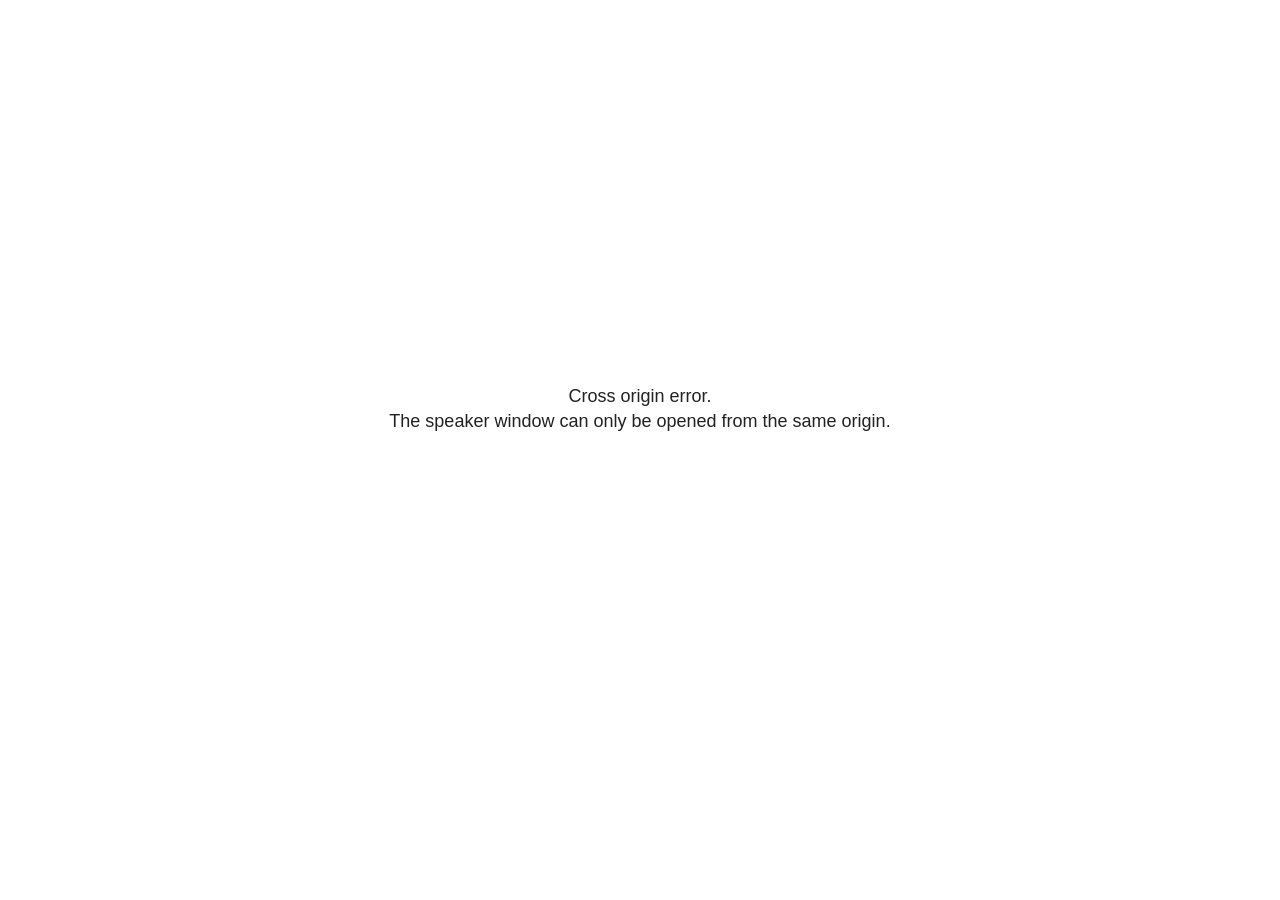
<file: docs/site_libs/revealjs/plugin/notes/speaker-view.html>
<!--
	NOTE: You need to build the notes plugin after making changes to this file.
-->
<html lang="en">
	<head>
		<meta charset="utf-8">

		<title>reveal.js - Speaker View</title>

		<style>
			body {
				font-family: Helvetica;
				font-size: 18px;
			}

			#current-slide,
			#upcoming-slide,
			#speaker-controls {
				padding: 6px;
				box-sizing: border-box;
				-moz-box-sizing: border-box;
			}

			#current-slide iframe,
			#upcoming-slide iframe {
				width: 100%;
				height: 100%;
				border: 1px solid #ddd;
			}

			#current-slide .label,
			#upcoming-slide .label {
				position: absolute;
				top: 10px;
				left: 10px;
				z-index: 2;
			}

			#connection-status {
				position: absolute;
				top: 0;
				left: 0;
				width: 100%;
				height: 100%;
				z-index: 20;
				padding: 30% 20% 20% 20%;
				font-size: 18px;
				color: #222;
				background: #fff;
				text-align: center;
				box-sizing: border-box;
				line-height: 1.4;
			}

			.overlay-element {
				height: 34px;
				line-height: 34px;
				padding: 0 10px;
				text-shadow: none;
				background: rgba( 220, 220, 220, 0.8 );
				color: #222;
				font-size: 14px;
			}

			.overlay-element.interactive:hover {
				background: rgba( 220, 220, 220, 1 );
			}

			#current-slide {
				position: absolute;
				width: 60%;
				height: 100%;
				top: 0;
				left: 0;
				padding-right: 0;
			}

			#upcoming-slide {
				position: absolute;
				width: 40%;
				height: 40%;
				right: 0;
				top: 0;
			}

			/* Speaker controls */
			#speaker-controls {
				position: absolute;
				top: 40%;
				right: 0;
				width: 40%;
				height: 60%;
				overflow: auto;
				font-size: 18px;
			}

				.speaker-controls-time.hidden,
				.speaker-controls-notes.hidden {
					display: none;
				}

				.speaker-controls-time .label,
				.speaker-controls-pace .label,
				.speaker-controls-notes .label {
					text-transform: uppercase;
					font-weight: normal;
					font-size: 0.66em;
					color: #666;
					margin: 0;
				}

				.speaker-controls-time, .speaker-controls-pace {
					border-bottom: 1px solid rgba( 200, 200, 200, 0.5 );
					margin-bottom: 10px;
					padding: 10px 16px;
					padding-bottom: 20px;
					cursor: pointer;
				}

				.speaker-controls-time .reset-button {
					opacity: 0;
					float: right;
					color: #666;
					text-decoration: none;
				}
				.speaker-controls-time:hover .reset-button {
					opacity: 1;
				}

				.speaker-controls-time .timer,
				.speaker-controls-time .clock {
					width: 50%;
				}

				.speaker-controls-time .timer,
				.speaker-controls-time .clock,
				.speaker-controls-time .pacing .hours-value,
				.speaker-controls-time .pacing .minutes-value,
				.speaker-controls-time .pacing .seconds-value {
					font-size: 1.9em;
				}

				.speaker-controls-time .timer {
					float: left;
				}

				.speaker-controls-time .clock {
					float: right;
					text-align: right;
				}

				.speaker-controls-time span.mute {
					opacity: 0.3;
				}

				.speaker-controls-time .pacing-title {
					margin-top: 5px;
				}

				.speaker-controls-time .pacing.ahead {
					color: blue;
				}

				.speaker-controls-time .pacing.on-track {
					color: green;
				}

				.speaker-controls-time .pacing.behind {
					color: red;
				}

				.speaker-controls-notes {
					padding: 10px 16px;
				}

				.speaker-controls-notes .value {
					margin-top: 5px;
					line-height: 1.4;
					font-size: 1.2em;
				}

			/* Layout selector */
			#speaker-layout {
				position: absolute;
				top: 10px;
				right: 10px;
				color: #222;
				z-index: 10;
			}
				#speaker-layout select {
					position: absolute;
					width: 100%;
					height: 100%;
					top: 0;
					left: 0;
					border: 0;
					box-shadow: 0;
					cursor: pointer;
					opacity: 0;

					font-size: 1em;
					background-color: transparent;

					-moz-appearance: none;
					-webkit-appearance: none;
					-webkit-tap-highlight-color: rgba(0, 0, 0, 0);
				}

				#speaker-layout select:focus {
					outline: none;
					box-shadow: none;
				}

			.clear {
				clear: both;
			}

			/* Speaker layout: Wide */
			body[data-speaker-layout="wide"] #current-slide,
			body[data-speaker-layout="wide"] #upcoming-slide {
				width: 50%;
				height: 45%;
				padding: 6px;
			}

			body[data-speaker-layout="wide"] #current-slide {
				top: 0;
				left: 0;
			}

			body[data-speaker-layout="wide"] #upcoming-slide {
				top: 0;
				left: 50%;
			}

			body[data-speaker-layout="wide"] #speaker-controls {
				top: 45%;
				left: 0;
				width: 100%;
				height: 50%;
				font-size: 1.25em;
			}

			/* Speaker layout: Tall */
			body[data-speaker-layout="tall"] #current-slide,
			body[data-speaker-layout="tall"] #upcoming-slide {
				width: 45%;
				height: 50%;
				padding: 6px;
			}

			body[data-speaker-layout="tall"] #current-slide {
				top: 0;
				left: 0;
			}

			body[data-speaker-layout="tall"] #upcoming-slide {
				top: 50%;
				left: 0;
			}

			body[data-speaker-layout="tall"] #speaker-controls {
				padding-top: 40px;
				top: 0;
				left: 45%;
				width: 55%;
				height: 100%;
				font-size: 1.25em;
			}

			/* Speaker layout: Notes only */
			body[data-speaker-layout="notes-only"] #current-slide,
			body[data-speaker-layout="notes-only"] #upcoming-slide {
				display: none;
			}

			body[data-speaker-layout="notes-only"] #speaker-controls {
				padding-top: 40px;
				top: 0;
				left: 0;
				width: 100%;
				height: 100%;
				font-size: 1.25em;
			}

			@media screen and (max-width: 1080px) {
				body[data-speaker-layout="default"] #speaker-controls {
					font-size: 16px;
				}
			}

			@media screen and (max-width: 900px) {
				body[data-speaker-layout="default"] #speaker-controls {
					font-size: 14px;
				}
			}

			@media screen and (max-width: 800px) {
				body[data-speaker-layout="default"] #speaker-controls {
					font-size: 12px;
				}
			}

		</style>
	</head>

	<body>

		<div id="connection-status">Loading speaker view...</div>

		<div id="current-slide"></div>
		<div id="upcoming-slide"><span class="overlay-element label">Upcoming</span></div>
		<div id="speaker-controls">
			<div class="speaker-controls-time">
				<h4 class="label">Time <span class="reset-button">Click to Reset</span></h4>
				<div class="clock">
					<span class="clock-value">0:00 AM</span>
				</div>
				<div class="timer">
					<span class="hours-value">00</span><span class="minutes-value">:00</span><span class="seconds-value">:00</span>
				</div>
				<div class="clear"></div>

				<h4 class="label pacing-title" style="display: none">Pacing – Time to finish current slide</h4>
				<div class="pacing" style="display: none">
					<span class="hours-value">00</span><span class="minutes-value">:00</span><span class="seconds-value">:00</span>
				</div>
			</div>

			<div class="speaker-controls-notes hidden">
				<h4 class="label">Notes</h4>
				<div class="value"></div>
			</div>
		</div>
		<div id="speaker-layout" class="overlay-element interactive">
			<span class="speaker-layout-label"></span>
			<select class="speaker-layout-dropdown"></select>
		</div>

		<script>

			(function() {

				var notes,
					notesValue,
					currentState,
					currentSlide,
					upcomingSlide,
					layoutLabel,
					layoutDropdown,
					pendingCalls = {},
					lastRevealApiCallId = 0,
					connected = false

				var connectionStatus = document.querySelector( '#connection-status' );

				var SPEAKER_LAYOUTS = {
					'default': 'Default',
					'wide': 'Wide',
					'tall': 'Tall',
					'notes-only': 'Notes only'
				};

				setupLayout();

				let openerOrigin;

				try {
					openerOrigin = window.opener.location.origin;
				}
				catch ( error ) { console.warn( error ) }

				// In order to prevent XSS, the speaker view will only run if its
				// opener has the same origin as itself
				if( window.location.origin !== openerOrigin ) {
					connectionStatus.innerHTML = 'Cross origin error.<br>The speaker window can only be opened from the same origin.';
					return;
				}

				var connectionTimeout = setTimeout( function() {
					connectionStatus.innerHTML = 'Error connecting to main window.<br>Please try closing and reopening the speaker view.';
				}, 5000 );

				window.addEventListener( 'message', function( event ) {

					// Validate the origin of all messages to avoid parsing messages
					// that aren't meant for us. Ignore when running off file:// so
					// that the speaker view continues to work without a web server.
					if( window.location.origin !== event.origin && window.location.origin !== 'file://' ) {
						return
					}

					clearTimeout( connectionTimeout );
					connectionStatus.style.display = 'none';

					var data = JSON.parse( event.data );

					// The overview mode is only useful to the reveal.js instance
					// where navigation occurs so we don't sync it
					if( data.state ) delete data.state.overview;

					// Messages sent by the notes plugin inside of the main window
					if( data && data.namespace === 'reveal-notes' ) {
						if( data.type === 'connect' ) {
							handleConnectMessage( data );
						}
						else if( data.type === 'state' ) {
							handleStateMessage( data );
						}
						else if( data.type === 'return' ) {
							pendingCalls[data.callId](data.result);
							delete pendingCalls[data.callId];
						}
					}
					// Messages sent by the reveal.js inside of the current slide preview
					else if( data && data.namespace === 'reveal' ) {
						if( /ready/.test( data.eventName ) ) {
							// Send a message back to notify that the handshake is complete
							window.opener.postMessage( JSON.stringify({ namespace: 'reveal-notes', type: 'connected'} ), '*' );
						}
						else if( /slidechanged|fragmentshown|fragmenthidden|paused|resumed/.test( data.eventName ) && currentState !== JSON.stringify( data.state ) ) {

							dispatchStateToMainWindow( data.state );

						}
					}

				} );

				/**
				 * Updates the presentation in the main window to match the state
				 * of the presentation in the notes window.
				 */
				const dispatchStateToMainWindow = debounce(( state ) => {
					window.opener.postMessage( JSON.stringify({ method: 'setState', args: [ state ]} ), '*' );
				}, 500);

				/**
				 * Asynchronously calls the Reveal.js API of the main frame.
				 */
				function callRevealApi( methodName, methodArguments, callback ) {

					var callId = ++lastRevealApiCallId;
					pendingCalls[callId] = callback;
					window.opener.postMessage( JSON.stringify( {
						namespace: 'reveal-notes',
						type: 'call',
						callId: callId,
						methodName: methodName,
						arguments: methodArguments
					} ), '*' );

				}

				/**
				 * Called when the main window is trying to establish a
				 * connection.
				 */
				function handleConnectMessage( data ) {

					if( connected === false ) {
						connected = true;

						setupIframes( data );
						setupKeyboard();
						setupNotes();
						setupTimer();
						setupHeartbeat();
					}

				}

				/**
				 * Called when the main window sends an updated state.
				 */
				function handleStateMessage( data ) {

					// Store the most recently set state to avoid circular loops
					// applying the same state
					currentState = JSON.stringify( data.state );

					// No need for updating the notes in case of fragment changes
					if ( data.notes ) {
						notes.classList.remove( 'hidden' );
						notesValue.style.whiteSpace = data.whitespace;
						if( data.markdown ) {
							notesValue.innerHTML = marked( data.notes );
						}
						else {
							notesValue.innerHTML = data.notes;
						}
					}
					else {
						notes.classList.add( 'hidden' );
					}

					// Update the note slides
					currentSlide.contentWindow.postMessage( JSON.stringify({ method: 'setState', args: [ data.state ] }), '*' );
					upcomingSlide.contentWindow.postMessage( JSON.stringify({ method: 'setState', args: [ data.state ] }), '*' );
					upcomingSlide.contentWindow.postMessage( JSON.stringify({ method: 'next' }), '*' );

				}

				// Limit to max one state update per X ms
				handleStateMessage = debounce( handleStateMessage, 200 );

				/**
				 * Forward keyboard events to the current slide window.
				 * This enables keyboard events to work even if focus
				 * isn't set on the current slide iframe.
				 *
				 * Block F5 default handling, it reloads and disconnects
				 * the speaker notes window.
				 */
				function setupKeyboard() {

					document.addEventListener( 'keydown', function( event ) {
						if( event.keyCode === 116 || ( event.metaKey && event.keyCode === 82 ) ) {
							event.preventDefault();
							return false;
						}
						currentSlide.contentWindow.postMessage( JSON.stringify({ method: 'triggerKey', args: [ event.keyCode ] }), '*' );
					} );

				}

				/**
				 * Creates the preview iframes.
				 */
				function setupIframes( data ) {

					var params = [
						'receiver',
						'progress=false',
						'history=false',
						'transition=none',
						'autoSlide=0',
						'backgroundTransition=none'
					].join( '&' );

					var urlSeparator = /\?/.test(data.url) ? '&' : '?';
					var hash = '#/' + data.state.indexh + '/' + data.state.indexv;
					var currentURL = data.url + urlSeparator + params + '&scrollActivationWidth=false&postMessageEvents=true' + hash;
					var upcomingURL = data.url + urlSeparator + params + '&scrollActivationWidth=false&controls=false' + hash;

					currentSlide = document.createElement( 'iframe' );
					currentSlide.setAttribute( 'width', 1280 );
					currentSlide.setAttribute( 'height', 1024 );
					currentSlide.setAttribute( 'src', currentURL );
					document.querySelector( '#current-slide' ).appendChild( currentSlide );

					upcomingSlide = document.createElement( 'iframe' );
					upcomingSlide.setAttribute( 'width', 640 );
					upcomingSlide.setAttribute( 'height', 512 );
					upcomingSlide.setAttribute( 'src', upcomingURL );
					document.querySelector( '#upcoming-slide' ).appendChild( upcomingSlide );

				}

				/**
				 * Setup the notes UI.
				 */
				function setupNotes() {

					notes = document.querySelector( '.speaker-controls-notes' );
					notesValue = document.querySelector( '.speaker-controls-notes .value' );

				}

				/**
				 * We send out a heartbeat at all times to ensure we can
				 * reconnect with the main presentation window after reloads.
				 */
				function setupHeartbeat() {

					setInterval( () => {
						window.opener.postMessage( JSON.stringify({ namespace: 'reveal-notes', type: 'heartbeat'} ), '*' );
					}, 1000 );

				}

				function getTimings( callback ) {

					callRevealApi( 'getSlidesAttributes', [], function ( slideAttributes ) {
						callRevealApi( 'getConfig', [], function ( config ) {
							var totalTime = config.totalTime;
							var minTimePerSlide = config.minimumTimePerSlide || 0;
							var defaultTiming = config.defaultTiming;
							if ((defaultTiming == null) && (totalTime == null)) {
								callback(null);
								return;
							}
							// Setting totalTime overrides defaultTiming
							if (totalTime) {
								defaultTiming = 0;
							}
							var timings = [];
							for ( var i in slideAttributes ) {
								var slide = slideAttributes[ i ];
								var timing = defaultTiming;
								if( slide.hasOwnProperty( 'data-timing' )) {
									var t = slide[ 'data-timing' ];
									timing = parseInt(t);
									if( isNaN(timing) ) {
										console.warn("Could not parse timing '" + t + "' of slide " + i + "; using default of " + defaultTiming);
										timing = defaultTiming;
									}
								}
								timings.push(timing);
							}
							if ( totalTime ) {
								// After we've allocated time to individual slides, we summarize it and
								// subtract it from the total time
								var remainingTime = totalTime - timings.reduce( function(a, b) { return a + b; }, 0 );
								// The remaining time is divided by the number of slides that have 0 seconds
								// allocated at the moment, giving the average time-per-slide on the remaining slides
								var remainingSlides = (timings.filter( function(x) { return x == 0 }) ).length
								var timePerSlide = Math.round( remainingTime / remainingSlides, 0 )
								// And now we replace every zero-value timing with that average
								timings = timings.map( function(x) { return (x==0 ? timePerSlide : x) } );
							}
							var slidesUnderMinimum = timings.filter( function(x) { return (x < minTimePerSlide) } ).length
							if ( slidesUnderMinimum ) {
								message = "The pacing time for " + slidesUnderMinimum + " slide(s) is under the configured minimum of " + minTimePerSlide + " seconds. Check the data-timing attribute on individual slides, or consider increasing the totalTime or minimumTimePerSlide configuration options (or removing some slides).";
								alert(message);
							}
							callback( timings );
						} );
					} );

				}

				/**
				 * Return the number of seconds allocated for presenting
				 * all slides up to and including this one.
				 */
				function getTimeAllocated( timings, callback ) {

					callRevealApi( 'getSlidePastCount', [], function ( currentSlide ) {
						var allocated = 0;
						for (var i in timings.slice(0, currentSlide + 1)) {
							allocated += timings[i];
						}
						callback( allocated );
					} );

				}

				/**
				 * Create the timer and clock and start updating them
				 * at an interval.
				 */
				function setupTimer() {

					var start = new Date(),
					timeEl = document.querySelector( '.speaker-controls-time' ),
					clockEl = timeEl.querySelector( '.clock-value' ),
					hoursEl = timeEl.querySelector( '.hours-value' ),
					minutesEl = timeEl.querySelector( '.minutes-value' ),
					secondsEl = timeEl.querySelector( '.seconds-value' ),
					pacingTitleEl = timeEl.querySelector( '.pacing-title' ),
					pacingEl = timeEl.querySelector( '.pacing' ),
					pacingHoursEl = pacingEl.querySelector( '.hours-value' ),
					pacingMinutesEl = pacingEl.querySelector( '.minutes-value' ),
					pacingSecondsEl = pacingEl.querySelector( '.seconds-value' );

					var timings = null;
					getTimings( function ( _timings ) {

						timings = _timings;
						if (_timings !== null) {
							pacingTitleEl.style.removeProperty('display');
							pacingEl.style.removeProperty('display');
						}

						// Update once directly
						_updateTimer();

						// Then update every second
						setInterval( _updateTimer, 1000 );

					} );


					function _resetTimer() {

						if (timings == null) {
							start = new Date();
							_updateTimer();
						}
						else {
							// Reset timer to beginning of current slide
							getTimeAllocated( timings, function ( slideEndTimingSeconds ) {
								var slideEndTiming = slideEndTimingSeconds * 1000;
								callRevealApi( 'getSlidePastCount', [], function ( currentSlide ) {
									var currentSlideTiming = timings[currentSlide] * 1000;
									var previousSlidesTiming = slideEndTiming - currentSlideTiming;
									var now = new Date();
									start = new Date(now.getTime() - previousSlidesTiming);
									_updateTimer();
								} );
							} );
						}

					}

					timeEl.addEventListener( 'click', function() {
						_resetTimer();
						return false;
					} );

					function _displayTime( hrEl, minEl, secEl, time) {

						var sign = Math.sign(time) == -1 ? "-" : "";
						time = Math.abs(Math.round(time / 1000));
						var seconds = time % 60;
						var minutes = Math.floor( time / 60 ) % 60 ;
						var hours = Math.floor( time / ( 60 * 60 )) ;
						hrEl.innerHTML = sign + zeroPadInteger( hours );
						if (hours == 0) {
							hrEl.classList.add( 'mute' );
						}
						else {
							hrEl.classList.remove( 'mute' );
						}
						minEl.innerHTML = ':' + zeroPadInteger( minutes );
						if (hours == 0 && minutes == 0) {
							minEl.classList.add( 'mute' );
						}
						else {
							minEl.classList.remove( 'mute' );
						}
						secEl.innerHTML = ':' + zeroPadInteger( seconds );
					}

					function _updateTimer() {

						var diff, hours, minutes, seconds,
						now = new Date();

						diff = now.getTime() - start.getTime();

						clockEl.innerHTML = now.toLocaleTimeString( 'en-US', { hour12: true, hour: '2-digit', minute:'2-digit' } );
						_displayTime( hoursEl, minutesEl, secondsEl, diff );
						if (timings !== null) {
							_updatePacing(diff);
						}

					}

					function _updatePacing(diff) {

						getTimeAllocated( timings, function ( slideEndTimingSeconds ) {
							var slideEndTiming = slideEndTimingSeconds * 1000;

							callRevealApi( 'getSlidePastCount', [], function ( currentSlide ) {
								var currentSlideTiming = timings[currentSlide] * 1000;
								var timeLeftCurrentSlide = slideEndTiming - diff;
								if (timeLeftCurrentSlide < 0) {
									pacingEl.className = 'pacing behind';
								}
								else if (timeLeftCurrentSlide < currentSlideTiming) {
									pacingEl.className = 'pacing on-track';
								}
								else {
									pacingEl.className = 'pacing ahead';
								}
								_displayTime( pacingHoursEl, pacingMinutesEl, pacingSecondsEl, timeLeftCurrentSlide );
							} );
						} );
					}

				}

				/**
				 * Sets up the speaker view layout and layout selector.
				 */
				function setupLayout() {

					layoutDropdown = document.querySelector( '.speaker-layout-dropdown' );
					layoutLabel = document.querySelector( '.speaker-layout-label' );

					// Render the list of available layouts
					for( var id in SPEAKER_LAYOUTS ) {
						var option = document.createElement( 'option' );
						option.setAttribute( 'value', id );
						option.textContent = SPEAKER_LAYOUTS[ id ];
						layoutDropdown.appendChild( option );
					}

					// Monitor the dropdown for changes
					layoutDropdown.addEventListener( 'change', function( event ) {

						setLayout( layoutDropdown.value );

					}, false );

					// Restore any currently persisted layout
					setLayout( getLayout() );

				}

				/**
				 * Sets a new speaker view layout. The layout is persisted
				 * in local storage.
				 */
				function setLayout( value ) {

					var title = SPEAKER_LAYOUTS[ value ];

					layoutLabel.innerHTML = 'Layout' + ( title ? ( ': ' + title ) : '' );
					layoutDropdown.value = value;

					document.body.setAttribute( 'data-speaker-layout', value );

					// Persist locally
					if( supportsLocalStorage() ) {
						window.localStorage.setItem( 'reveal-speaker-layout', value );
					}

				}

				/**
				 * Returns the ID of the most recently set speaker layout
				 * or our default layout if none has been set.
				 */
				function getLayout() {

					if( supportsLocalStorage() ) {
						var layout = window.localStorage.getItem( 'reveal-speaker-layout' );
						if( layout ) {
							return layout;
						}
					}

					// Default to the first record in the layouts hash
					for( var id in SPEAKER_LAYOUTS ) {
						return id;
					}

				}

				function supportsLocalStorage() {

					try {
						localStorage.setItem('test', 'test');
						localStorage.removeItem('test');
						return true;
					}
					catch( e ) {
						return false;
					}

				}

				function zeroPadInteger( num ) {

					var str = '00' + parseInt( num );
					return str.substring( str.length - 2 );

				}

				/**
				 * Limits the frequency at which a function can be called.
				 */
				function debounce( fn, ms ) {

					var lastTime = 0,
						timeout;

					return function() {

						var args = arguments;
						var context = this;

						clearTimeout( timeout );

						var timeSinceLastCall = Date.now() - lastTime;
						if( timeSinceLastCall > ms ) {
							fn.apply( context, args );
							lastTime = Date.now();
						}
						else {
							timeout = setTimeout( function() {
								fn.apply( context, args );
								lastTime = Date.now();
							}, ms - timeSinceLastCall );
						}

					}

				}

			})();

		</script>
	</body>
</html>
</file>
<file: docs/site_libs/quarto-html/tippy.css>
.tippy-box[data-animation=fade][data-state=hidden]{opacity:0}[data-tippy-root]{max-width:calc(100vw - 10px)}.tippy-box{position:relative;background-color:#333;color:#fff;border-radius:4px;font-size:14px;line-height:1.4;white-space:normal;outline:0;transition-property:transform,visibility,opacity}.tippy-box[data-placement^=top]>.tippy-arrow{bottom:0}.tippy-box[data-placement^=top]>.tippy-arrow:before{bottom:-7px;left:0;border-width:8px 8px 0;border-top-color:initial;transform-origin:center top}.tippy-box[data-placement^=bottom]>.tippy-arrow{top:0}.tippy-box[data-placement^=bottom]>.tippy-arrow:before{top:-7px;left:0;border-width:0 8px 8px;border-bottom-color:initial;transform-origin:center bottom}.tippy-box[data-placement^=left]>.tippy-arrow{right:0}.tippy-box[data-placement^=left]>.tippy-arrow:before{border-width:8px 0 8px 8px;border-left-color:initial;right:-7px;transform-origin:center left}.tippy-box[data-placement^=right]>.tippy-arrow{left:0}.tippy-box[data-placement^=right]>.tippy-arrow:before{left:-7px;border-width:8px 8px 8px 0;border-right-color:initial;transform-origin:center right}.tippy-box[data-inertia][data-state=visible]{transition-timing-function:cubic-bezier(.54,1.5,.38,1.11)}.tippy-arrow{width:16px;height:16px;color:#333}.tippy-arrow:before{content:"";position:absolute;border-color:transparent;border-style:solid}.tippy-content{position:relative;padding:5px 9px;z-index:1}
</file>
<file: docs/site_libs/quarto-html/quarto-syntax-highlighting-7b89279ff1a6dce999919e0e67d4d9ec.css>
/* quarto syntax highlight colors */
:root {
  --quarto-hl-ot-color: #003B4F;
  --quarto-hl-at-color: #657422;
  --quarto-hl-ss-color: #20794D;
  --quarto-hl-an-color: #5E5E5E;
  --quarto-hl-fu-color: #4758AB;
  --quarto-hl-st-color: #20794D;
  --quarto-hl-cf-color: #003B4F;
  --quarto-hl-op-color: #5E5E5E;
  --quarto-hl-er-color: #AD0000;
  --quarto-hl-bn-color: #AD0000;
  --quarto-hl-al-color: #AD0000;
  --quarto-hl-va-color: #111111;
  --quarto-hl-bu-color: inherit;
  --quarto-hl-ex-color: inherit;
  --quarto-hl-pp-color: #AD0000;
  --quarto-hl-in-color: #5E5E5E;
  --quarto-hl-vs-color: #20794D;
  --quarto-hl-wa-color: #5E5E5E;
  --quarto-hl-do-color: #5E5E5E;
  --quarto-hl-im-color: #00769E;
  --quarto-hl-ch-color: #20794D;
  --quarto-hl-dt-color: #AD0000;
  --quarto-hl-fl-color: #AD0000;
  --quarto-hl-co-color: #5E5E5E;
  --quarto-hl-cv-color: #5E5E5E;
  --quarto-hl-cn-color: #8f5902;
  --quarto-hl-sc-color: #5E5E5E;
  --quarto-hl-dv-color: #AD0000;
  --quarto-hl-kw-color: #003B4F;
}

/* other quarto variables */
:root {
  --quarto-font-monospace: SFMono-Regular, Menlo, Monaco, Consolas, "Liberation Mono", "Courier New", monospace;
}

/* syntax highlight based on Pandoc's rules */
pre > code.sourceCode > span {
  color: #003B4F;
}

code.sourceCode > span {
  color: #003B4F;
}

div.sourceCode,
div.sourceCode pre.sourceCode {
  color: #003B4F;
}

/* Normal */
code span {
  color: #003B4F;
}

/* Alert */
code span.al {
  color: #AD0000;
  font-style: inherit;
}

/* Annotation */
code span.an {
  color: #5E5E5E;
  font-style: inherit;
}

/* Attribute */
code span.at {
  color: #657422;
  font-style: inherit;
}

/* BaseN */
code span.bn {
  color: #AD0000;
  font-style: inherit;
}

/* BuiltIn */
code span.bu {
  font-style: inherit;
}

/* ControlFlow */
code span.cf {
  color: #003B4F;
  font-weight: bold;
  font-style: inherit;
}

/* Char */
code span.ch {
  color: #20794D;
  font-style: inherit;
}

/* Constant */
code span.cn {
  color: #8f5902;
  font-style: inherit;
}

/* Comment */
code span.co {
  color: #5E5E5E;
  font-style: inherit;
}

/* CommentVar */
code span.cv {
  color: #5E5E5E;
  font-style: italic;
}

/* Documentation */
code span.do {
  color: #5E5E5E;
  font-style: italic;
}

/* DataType */
code span.dt {
  color: #AD0000;
  font-style: inherit;
}

/* DecVal */
code span.dv {
  color: #AD0000;
  font-style: inherit;
}

/* Error */
code span.er {
  color: #AD0000;
  font-style: inherit;
}

/* Extension */
code span.ex {
  font-style: inherit;
}

/* Float */
code span.fl {
  color: #AD0000;
  font-style: inherit;
}

/* Function */
code span.fu {
  color: #4758AB;
  font-style: inherit;
}

/* Import */
code span.im {
  color: #00769E;
  font-style: inherit;
}

/* Information */
code span.in {
  color: #5E5E5E;
  font-style: inherit;
}

/* Keyword */
code span.kw {
  color: #003B4F;
  font-weight: bold;
  font-style: inherit;
}

/* Operator */
code span.op {
  color: #5E5E5E;
  font-style: inherit;
}

/* Other */
code span.ot {
  color: #003B4F;
  font-style: inherit;
}

/* Preprocessor */
code span.pp {
  color: #AD0000;
  font-style: inherit;
}

/* SpecialChar */
code span.sc {
  color: #5E5E5E;
  font-style: inherit;
}

/* SpecialString */
code span.ss {
  color: #20794D;
  font-style: inherit;
}

/* String */
code span.st {
  color: #20794D;
  font-style: inherit;
}

/* Variable */
code span.va {
  color: #111111;
  font-style: inherit;
}

/* VerbatimString */
code span.vs {
  color: #20794D;
  font-style: inherit;
}

/* Warning */
code span.wa {
  color: #5E5E5E;
  font-style: italic;
}

.prevent-inlining {
  content: "</";
}

/*# sourceMappingURL=3944bc705cfaf4c80e56f77c5205168a.css.map */
</file>
<file: docs/style.css>
/* =========================================================
   KAYLA PORTFOLIO
   Inspired by contemporary gallery / editorial design
   ========================================================= */


/* ===== GLOBAL ===== */

* {
  box-sizing: border-box;
}

html {
  scroll-behavior: smooth;
}

body {
  background-color: #ffffff;
  color: #111111;
  font-family: Arial, Helvetica, sans-serif;
  font-size: 16px;
  line-height: 1.6;
  margin: 0;
}


/* ===== PAGE WIDTH ===== */

main,
.page-columns,
.content {
  max-width: 1400px;
  margin: 0 auto;
}


/* ===== NAVBAR ===== */

.navbar {
  background-color: #ffffff !important;
  border-bottom: 1px solid #111111;
  padding-top: 18px;
  padding-bottom: 18px;
}

.navbar-brand {
  color: #111111 !important;
  font-size: 1.25rem;
  font-weight: 600;
  letter-spacing: -0.02em;
}

.navbar a,
.navbar-nav .nav-link {
  color: #111111 !important;
  font-size: 0.9rem;
  font-weight: 500;
  letter-spacing: 0.02em;
  text-transform: uppercase;
}

.navbar a:hover,
.navbar-nav .nav-link:hover {
  color: #777777 !important;
}


/* ===== HEADINGS ===== */

h1,
h2,
h3,
h4 {
  color: #111111;
  font-weight: 500;
  line-height: 1.1;
}

h1 {
  font-size: clamp(3rem, 7vw, 7rem);
  letter-spacing: -0.04em;
}

h2 {
  font-size: clamp(2rem, 4vw, 4rem);
  letter-spacing: -0.03em;
}

h3 {
  font-size: 1.5rem;
}

p {
  color: #222222;
}


/* ===== ABOUT / HERO ===== */

.about-section {
  display: grid;
  grid-template-columns: 1fr 1.15fr;
  align-items: center;
  gap: 60px;

  margin-top: 0 !important;
  padding-top: 20px !important;
  padding-bottom: 60px;

  min-height: auto !important;
}

/* ===== INTRO LABELS ===== */

.eyebrow {
  margin-bottom: 20px;

  font-size: 0.8rem;
  font-weight: 600;

  letter-spacing: 0.12em;
  text-transform: uppercase;
}


/* ===== SECTION SPACING ===== */

section {
  margin-top: 120px;
  margin-bottom: 120px;
}


/* ===== SECTION TITLE ===== */

.section-title {
  font-size: 0.9rem;
  font-weight: 600;

  letter-spacing: 0.1em;
  text-transform: uppercase;

  border-top: 1px solid #111111;
  border-bottom: none;

  padding-top: 14px;
  margin-top: 80px;
  margin-bottom: 50px;

  color: #111111;
}


/* ===== BUTTONS ===== */

.custom-button,
.linkedin-button {
  display: inline-flex;
  align-items: center;
  gap: 10px;

  padding: 12px 0;

  background: transparent;

  border: none;
  border-bottom: 1px solid #111111;

  border-radius: 0;

  color: #111111;

  font-size: 0.95rem;
  font-weight: 500;

  text-decoration: none;

  transition:
    color 0.25s ease,
    border-color 0.25s ease;
}

.custom-button:hover,
.linkedin-button:hover {
  background: transparent;
  color: #777777;
  border-color: #777777;
}

.button-container,
.linkedin-container {
  display: flex;
  justify-content: flex-start;

  gap: 30px;

  margin-top: 40px;

  flex-wrap: wrap;
}


/* ===== LINKS ===== */

a {
  color: #111111;
  text-decoration-thickness: 1px;
  text-underline-offset: 4px;
}

a:hover {
  color: #777777;
}


/* ===== CALLOUTS ===== */

.callout-note {
  background-color: transparent;

  border: none;
  border-top: 1px solid #111111;

  border-radius: 0;

  padding: 25px 0;

  box-shadow: none;
}


/* ===== PORTFOLIO GRID ===== */

.portfolio-grid {
  display: grid;

  grid-template-columns:
    repeat(2, minmax(0, 1fr));

  gap: 70px 30px;
}

.portfolio-item {
  display: block;
}

.portfolio-item img {
  width: 100%;
  display: block;

  border-radius: 0;

  transition: opacity 0.3s ease;
}

.portfolio-item:hover img {
  opacity: 0.8;
}

.portfolio-item h3 {
  margin-top: 15px;
  margin-bottom: 5px;

  font-size: 1.05rem;
  font-weight: 500;
}

.portfolio-item p {
  margin: 0;

  font-size: 0.9rem;
  color: #666666;
}


/* ===== SOCIAL MEDIA GRID ===== */

.social-grid {
  display: grid;

  grid-template-columns:
    repeat(3, 1fr);

  gap: 8px;
}

.social-grid img {
  width: 100%;
  aspect-ratio: 1 / 1;

  object-fit: cover;

  display: block;
}


/* ===== RESUME ===== */

.resume-container {
  max-width: 1200px;

  margin: 0 auto;

  padding: 60px 20px;
}

.resume-contact {
  text-align: left;

  border-bottom: 1px solid #111111;

  padding-bottom: 40px;
  margin-bottom: 60px;
}

.resume-row {
  display: flex;

  justify-content: space-between;
  align-items: baseline;

  gap: 30px;
}

.resume-row h3 {
  margin: 0;

  font-weight: 500;
}

.resume-date {
  font-size: 0.85rem;
  font-weight: 400;

  white-space: nowrap;
}

.job-title {
  margin-top: 5px;
  margin-bottom: 15px;

  font-style: normal;

  color: #666666;
}

.resume-list {
  margin-left: 18px;

  line-height: 1.7;
}


/* ===== EMBEDDED PDF / LOOKER STUDIO ===== */

iframe {
  width: 100%;

  border: 1px solid #dddddd;
  border-radius: 0;
}


/* ===== HIRE ME SECTION ===== */

.hire-section {
  border-top: 1px solid #111111;

  padding-top: 70px;
  padding-bottom: 100px;
}

.hire-section h1 {
  max-width: 900px;
}


/* ===== FORM ===== */

form {
  max-width: 800px;

  margin-top: 50px;
}

label {
  display: block;

  margin-top: 28px;
  margin-bottom: 8px;

  font-size: 0.8rem;
  font-weight: 600;

  letter-spacing: 0.08em;
  text-transform: uppercase;
}

input,
select,
textarea {
  width: 100%;

  padding: 14px 0;

  font-family: inherit;
  font-size: 1rem;

  color: #111111;
  background: transparent;

  border: none;
  border-bottom: 1px solid #999999;

  border-radius: 0;

  outline: none;
}

input:focus,
select:focus,
textarea:focus {
  border-bottom-color: #111111;
}

textarea {
  min-height: 150px;
  resize: vertical;
}

button,
input[type="submit"] {
  margin-top: 35px;

  padding: 14px 28px;

  border: 1px solid #111111;
  border-radius: 0;

  background-color: #111111;
  color: #ffffff;

  font-family: inherit;

  font-size: 0.9rem;
  font-weight: 500;

  letter-spacing: 0.05em;
  text-transform: uppercase;

  cursor: pointer;

  transition: 0.25s ease;
}

button:hover,
input[type="submit"]:hover {
  background-color: #ffffff;
  color: #111111;
}


/* ===== FOOTER ===== */

footer {
  margin-top: 120px;

  padding-top: 30px;
  padding-bottom: 40px;

  border-top: 1px solid #111111;

  font-size: 0.85rem;
}


/* =========================================================
   REVEALJS
   ========================================================= */

.reveal {
  background-color: #ffffff !important;

  color: #111111;

  font-family: Arial, Helvetica, sans-serif;
}

.reveal .slides {
  text-align: left;
}

.reveal section {
  padding: 40px 70px;

  box-sizing: border-box;
}

.reveal h1,
.reveal h2,
.reveal h3 {
  color: #111111;

  font-weight: 500;

  letter-spacing: -0.02em;
}

.reveal p,
.reveal li {
  font-size: 0.9em;

  line-height: 1.4;
}


/* Presentation Boxes */

.tool-box {
  background-color: transparent;

  border: none;
  border-top: 1px solid #111111;

  padding: 20px 0;

  border-radius: 0;

  margin-bottom: 20px;

  box-shadow: none;
}

.big-insight {
  background-color: transparent;

  border: 1px solid #111111;

  padding: 35px;

  border-radius: 0;

  color: #111111;

  text-align: left;
}


/* =========================================================
   RESPONSIVE
   ========================================================= */

@media (max-width: 900px) {

  .about-section {
    grid-template-columns: 1fr;

    gap: 40px;

    min-height: auto;

    padding-top: 50px;
  }

  .about-image img {
    max-width: 100%;
  }

  .portfolio-grid {
    grid-template-columns: 1fr;
  }

  .social-grid {
    grid-template-columns:
      repeat(2, 1fr);
  }

  .resume-row {
    display: block;
  }

  .resume-date {
    display: block;

    margin-top: 5px;
  }

}


@media (max-width: 550px) {

  body {
    font-size: 15px;
  }

  section {
    margin-top: 80px;
    margin-bottom: 80px;
  }

  .social-grid {
    grid-template-columns: 1fr;
  }

}
</file>
